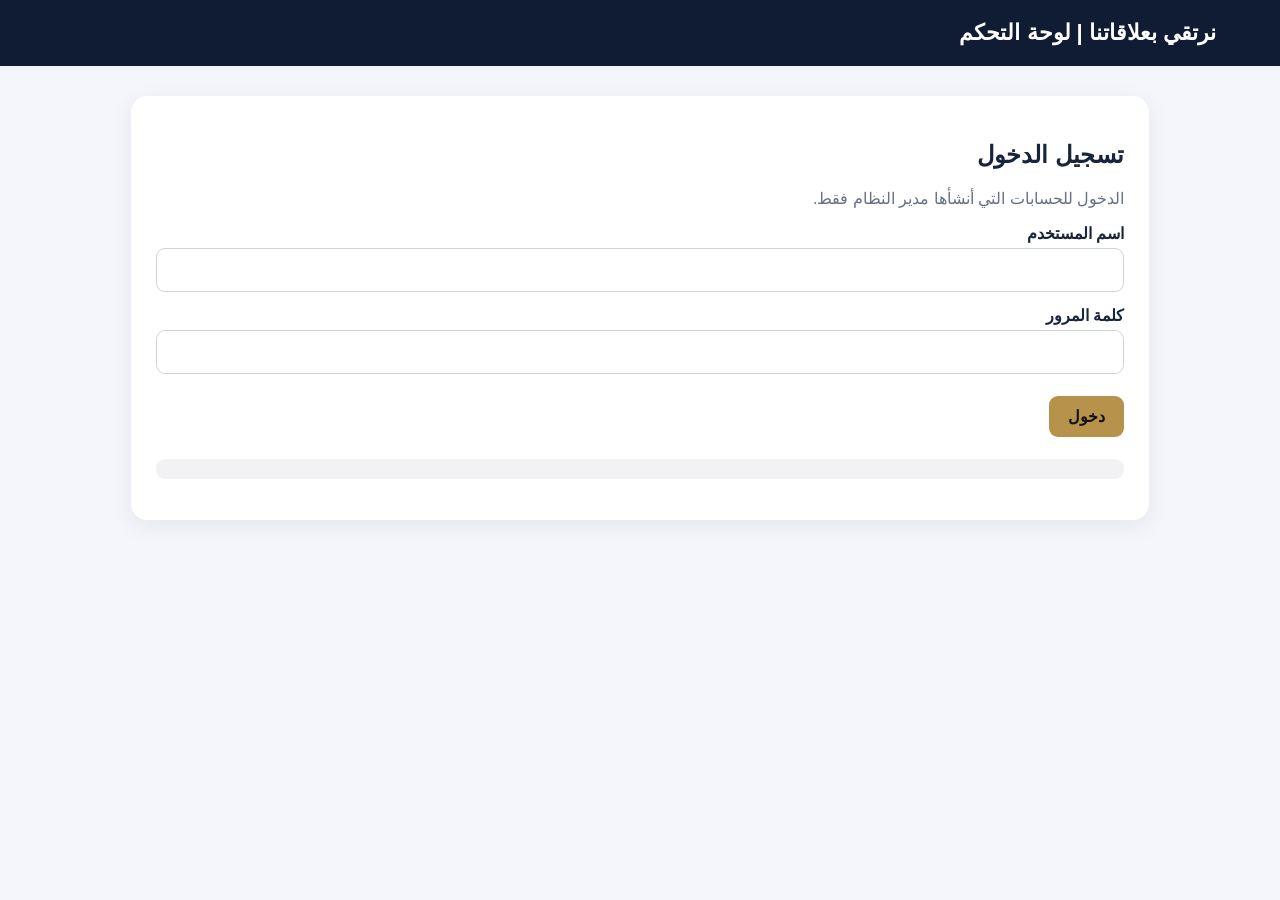
<file: Admin.html>
<!doctype html><html lang="ar" dir="rtl"><head><meta charset="utf-8"><meta name="viewport" content="width=device-width,initial-scale=1"><style>
:root{font-family:Tajawal,Arial,sans-serif;color:#17243b;background:#f4f6fb}*{box-sizing:border-box}body{margin:0}header{background:#101c33;color:#fff;padding:20px 5%;display:flex;justify-content:space-between;align-items:center}h1{font-size:22px;margin:0}main{max-width:1050px;margin:30px auto;padding:0 16px}.card{background:white;border-radius:16px;padding:25px;margin:18px 0;box-shadow:0 6px 24px #14223d12}label{display:block;margin:14px 0 5px;font-weight:700}input,textarea,select{width:100%;padding:12px;border:1px solid #cdd3dd;border-radius:9px;font:inherit}textarea{min-height:95px}button{background:#b7924a;color:#111;border:0;border-radius:9px;padding:11px 19px;font:inherit;font-weight:bold;cursor:pointer;margin:6px 0}button.secondary{background:#e8ebf2}button:disabled{opacity:.5}nav button{margin-left:8px}.hidden{display:none!important}.muted{color:#657085}.row{display:flex;gap:12px;flex-wrap:wrap}.row>*{flex:1}.item{border:1px solid #e1e5ee;border-radius:12px;padding:14px;margin:12px 0}.item p{white-space:pre-wrap;overflow-wrap:anywhere}.status{padding:10px;border-radius:9px;background:#f2f2f5;min-height:20px}.warn{background:#fff3e6}small{color:#5c6471}
</style></head><body><header><h1>نرتقي بعلاقاتنا | لوحة التحكم</h1><span id="identity"></span></header><main>
<section id="loginView" class="card"><h2>تسجيل الدخول</h2><p class="muted">الدخول للحسابات التي أنشأها مدير النظام فقط.</p><form id="loginForm"><label>اسم المستخدم</label><input id="username" autocomplete="username" required maxlength="40"><label>كلمة المرور</label><input id="password" type="password" autocomplete="current-password" required><p><button>دخول</button></p></form><p id="loginStatus" class="status" role="status"></p></section>
<section id="adminView" class="hidden"><nav><button class="secondary" onclick="show('contentView')">معلومات المعلمة</button><button class="secondary" onclick="show('messagesView')">إدارة البصمات</button><button class="secondary" id="teacherNav" onclick="show('teacherView')">حساب المعلمة</button><button class="secondary" onclick="signOut()">خروج</button></nav><p id="notice" class="status" role="status"></p>
<div id="contentView" class="card"><h2>تعديل معلومات المعلمة</h2><p class="muted">التعديلات تحفظ في Google Sheets وتظهر في الموقع دون تعديل الكود. اسم المعلمة يحدده مدير النظام فقط.</p><div id="fields"></div></div>
<div id="messagesView" class="card hidden"><h2>مراجعة البصمات</h2><p class="muted">البصمات الجديدة لا تظهر للزوار إلا بعد الموافقة.</p><div id="messageList"></div></div>
<div id="teacherView" class="card hidden"><h2>إنشاء حساب المعلمة</h2><p class="muted">حساب معلمة واحدة نشط لكل موقع. لا تشارك كلمة المرور مع الآخرين.</p><form id="teacherForm"><label>اسم المستخدم (حروف إنجليزية)</label><input id="teacherUsername" required pattern="[A-Za-z0-9_.-]{3,40}"><label>اسم الحساب</label><input id="teacherDisplay" required><label>كلمة مرور أولية (12 حرفًا على الأقل)</label><input id="teacherPassword" type="password" minlength="12" required><button>إنشاء حساب المعلمة</button></form>
<hr style="border:0;border-top:1px solid #e1e5ee;margin:24px 0">
<h3>إعادة تعيين كلمة مرور المعلمة</h3><p class="muted">لـ Super Admin فقط. لن يتم حذف حساب المعلمة أو محتواها. ستنتهي جلسات دخول المعلمة الحالية بعد التغيير.</p>
<form id="resetTeacherForm"><label>كلمة المرور الجديدة</label><input id="resetTeacherPassword" type="password" minlength="12" maxlength="200" autocomplete="new-password" required><label>تأكيد كلمة المرور الجديدة</label><input id="resetTeacherConfirm" type="password" minlength="12" maxlength="200" autocomplete="new-password" required><p><button type="submit">تغيير كلمة مرور المعلمة</button></p></form><p id="resetTeacherStatus" class="status" role="status" aria-live="polite"></p></div>
</section></main><script>
let token='',role='',snapshot=null;const $=id=>document.getElementById(id);const labels={teacher_name:'اسم المعلمة (مدير النظام فقط)',teacher_title:'المسمى التعليمي',teacher_bio:'النبذة التعريفية',teacher_message:'رسالة المعلمة',teacher_vision:'رؤية المعلمة',teacher_photo:'رابط الصورة الشخصية'};
function call(method,...args){return new Promise((resolve,reject)=>google.script.run.withSuccessHandler(resolve).withFailureHandler(e=>reject(new Error(e.message||String(e))))[method](...args));}
function status(message){$('notice').textContent=message;}function show(id){['contentView','messagesView','teacherView'].forEach(x=>$(x).classList.toggle('hidden',x!==id));}
$('loginForm').addEventListener('submit',async e=>{e.preventDefault();$('loginStatus').textContent='جارٍ التحقق...';try{const data=await call('login',$('username').value,$('password').value);token=data.token;role=data.role;$('password').value='';$('identity').textContent=data.displayName;$('loginView').classList.add('hidden');$('adminView').classList.remove('hidden');$('teacherNav').classList.toggle('hidden',role!=='super_admin');await refresh();}catch(err){$('loginStatus').textContent=err.message;}});
async function refresh(){try{snapshot=await call('dashboard',token);drawFields();drawMessages();status('تم تحميل البيانات.');}catch(e){status(e.message);}}
function drawFields(){const root=$('fields');root.replaceChildren();Object.entries(labels).forEach(([key,label])=>{if(key==='teacher_name'&&role!=='super_admin')return;const wrap=document.createElement('div'),lbl=document.createElement('label'),field=(key==='teacher_bio'||key==='teacher_message'||key==='teacher_vision')?document.createElement('textarea'):document.createElement('input'),btn=document.createElement('button');lbl.textContent=label;field.value=snapshot.content[key]||'';btn.textContent='حفظ '+label;btn.addEventListener('click',async()=>{btn.disabled=true;try{await call('updateContent',token,key,field.value);status('تم حفظ '+label);await refresh();}catch(e){status(e.message);}finally{btn.disabled=false;}});wrap.append(lbl,field,btn);root.append(wrap);});}
function drawMessages(){const root=$('messageList');root.replaceChildren();if(!snapshot.messages.length){root.textContent='لا توجد بصمات بعد.';return;}snapshot.messages.forEach(m=>{const box=document.createElement('div'),h=document.createElement('strong'),p=document.createElement('p'),info=document.createElement('small');box.className='item';h.textContent=m.name+' — '+m.relation;p.textContent=m.message;info.textContent='الحالة: '+({pending:'بانتظار المراجعة',approved:'معتمدة',rejected:'مرفوضة'}[m.status]||m.status);box.append(h,p,info,document.createElement('br'));[['approved','موافقة'],['rejected','رفض'],['pending','إعادة للمراجعة']].forEach(([value,title])=>{const b=document.createElement('button');b.textContent=title;b.className=value==='approved'?'':'secondary';b.disabled=m.status===value;b.onclick=async()=>{b.disabled=true;try{await call('moderateMessage',token,m.id,value);await refresh();status('تم تحديث حالة البصمة.');}catch(e){status(e.message);b.disabled=false;}};box.append(b,document.createTextNode(' '));});root.append(box);});}
$('teacherForm').addEventListener('submit',async e=>{e.preventDefault();try{await call('createTeacher',token,$('teacherUsername').value,$('teacherDisplay').value,$('teacherPassword').value);$('teacherPassword').value='';status('تم إنشاء حساب المعلمة بنجاح.');}catch(err){status(err.message);}});
$('resetTeacherForm').addEventListener('submit',async e=>{e.preventDefault();const password=$('resetTeacherPassword').value,confirmation=$('resetTeacherConfirm').value,out=$('resetTeacherStatus'),button=e.submitter;if(password!==confirmation){out.textContent='كلمتا المرور غير متطابقتين';return;}if(password.length<12){out.textContent='كلمة المرور يجب أن تتكون من 12 حرفًا على الأقل';return;}if(!confirm('هل تريد تغيير كلمة مرور المعلمة وإلغاء جلساتها الحالية؟'))return;button.disabled=true;out.textContent='جارٍ تحديث كلمة المرور...';try{const result=await call('resetTeacherPassword',token,password);$('resetTeacherPassword').value='';$('resetTeacherConfirm').value='';out.textContent='تم تغيير كلمة مرور حساب '+result.username+' بنجاح. يجب على المعلمة تسجيل الدخول بالكلمة الجديدة.';}catch(err){out.textContent='تعذر التغيير: '+err.message;}finally{button.disabled=false;}});
async function signOut(){try{await call('logout',token);}catch(e){}token='';snapshot=null;$('identity').textContent='';$('adminView').classList.add('hidden');$('loginView').classList.remove('hidden');$('loginStatus').textContent='تم تسجيل الخروج.';}
</script></body></html>
</file>
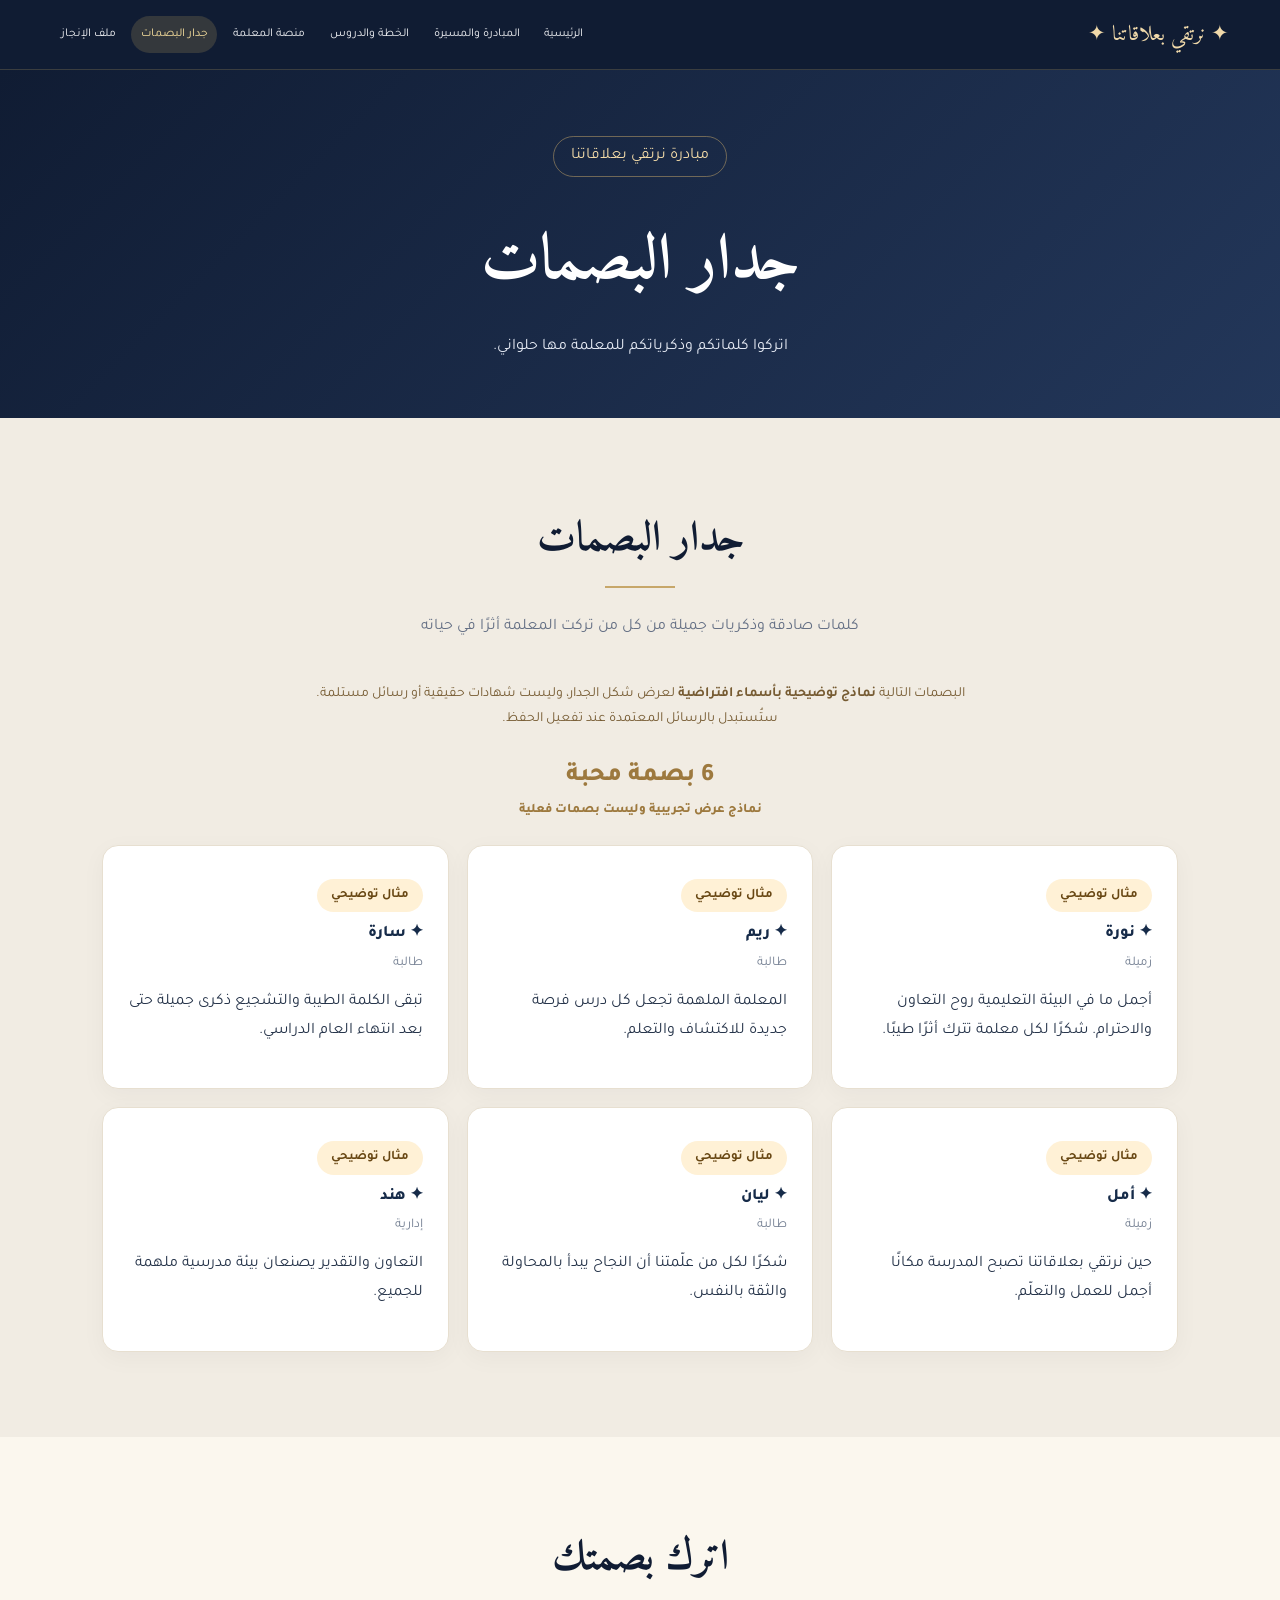
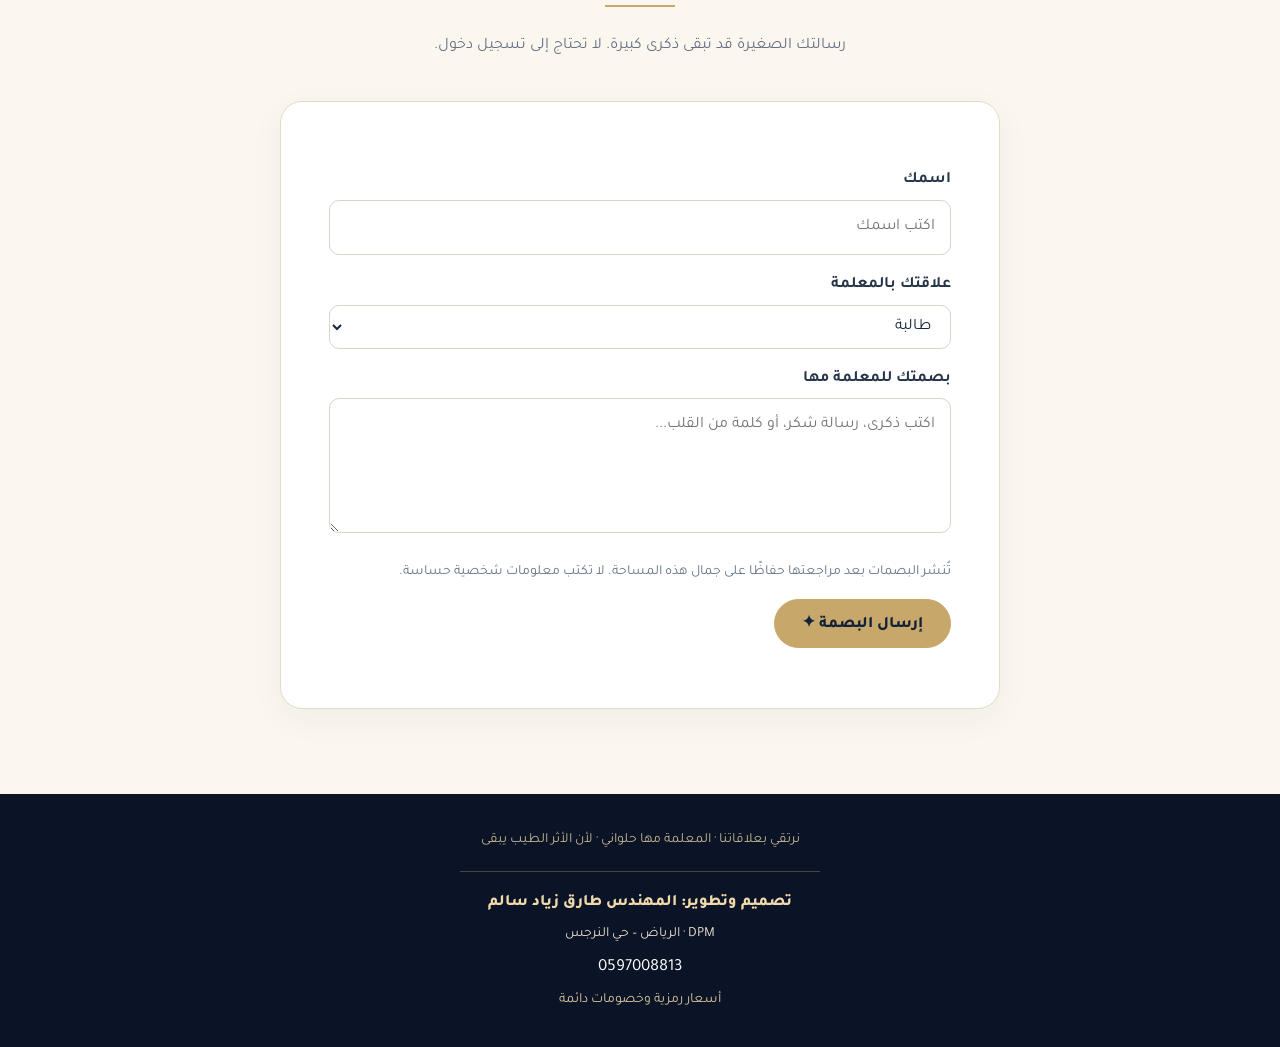
<file: guestbook.html>
<!DOCTYPE html>
<html dir="rtl" lang="ar"><head><meta charset="utf-8"/><meta content="width=device-width,initial-scale=1" name="viewport"/><meta content="#101c33" name="theme-color"/><title>جدار البصمات | نرتقي بعلاقاتنا</title><link href="https://fonts.googleapis.com" rel="preconnect"/><link crossorigin="" href="https://fonts.gstatic.com" rel="preconnect"/><link href="https://fonts.googleapis.com/css2?family=Amiri:wght@400;700&amp;family=Tajawal:wght@400;500;700;800&amp;display=swap" rel="stylesheet"/><style>:root{--navy:#101c33;--navy2:#1d3150;--gold:#c7a76a;--cream:#fbf7ee;--ink:#26344a}*{box-sizing:border-box}html{scroll-behavior:smooth}body{margin:0;background:var(--cream);color:var(--ink);font-family:Tajawal,Arial,sans-serif;line-height:1.8}a{text-decoration:none;color:inherit}.hero{background:radial-gradient(circle at 20% 20%,#334a68,transparent 40%),linear-gradient(135deg,#101c33,#1b2d49);color:white;min-height:640px;text-align:center;padding:24px 20px 90px;position:relative;overflow:hidden}.hero:before,.hero:after{content:'✦';position:absolute;color:#c7a76a44;font-size:240px;top:80px;right:-45px}.hero:after{right:auto;left:-35px;top:220px;font-size:150px}nav{max-width:1120px;margin:auto;display:flex;align-items:center;justify-content:space-between;gap:15px;position:relative;z-index:1}nav .brand{font-family:Amiri;font-size:26px;color:#f0d9aa}nav .links{display:flex;gap:22px;flex-wrap:wrap;font-size:15px}.hero-inner{position:relative;z-index:1;margin:100px auto 0;max-width:900px}.eyebrow{color:#e1c58d;letter-spacing:2px}.hero h1{font-family:Amiri;font-size:clamp(48px,8vw,90px);margin:12px 0 0;line-height:1.3}.hero h2{font-size:clamp(22px,3vw,32px);font-weight:500;color:#e6d0a2;margin:0 0 24px}.hero p{font-size:19px;max-width:650px;margin:0 auto 30px;color:#e4e7ed}.button{display:inline-block;border:1px solid var(--gold);background:var(--gold);color:#13223a;padding:12px 27px;border-radius:40px;font-weight:800;cursor:pointer;font-family:inherit;font-size:16px;transition:.2s}.button:hover{transform:translateY(-2px);filter:brightness(1.07)}.button.secondary{background:transparent;color:#f1d7a3;margin:5px}.wrap{max-width:1120px;margin:auto;padding:85px 22px}.section-title{text-align:center;font-family:Amiri;font-size:42px;color:var(--navy);margin:0 0 8px}.section-sub{text-align:center;color:#657085;margin:0 auto 40px;max-width:620px}.gold-line{width:70px;height:2px;background:var(--gold);margin:0 auto 25px}.message{background:white;border:1px solid #e9dfcd;border-radius:22px;padding:clamp(26px,5vw,65px);box-shadow:0 14px 50px #13213b0d;text-align:center;position:relative}.message:before{content:'❝';font-family:Amiri;color:var(--gold);font-size:75px;line-height:1}.message p{font-family:Amiri;font-size:clamp(21px,2.7vw,29px);line-height:2.05;margin:0 auto;max-width:870px}.signature{font-weight:800;color:#9b793d;margin-top:28px;font-size:20px}.timeline{display:grid;grid-template-columns:repeat(4,1fr);gap:16px}.school{background:white;border-radius:16px;padding:30px 18px;text-align:center;border:1px solid #e8dfcf;box-shadow:0 8px 25px #12233d08}.school .icon{font-size:28px;color:#b38d4e}.school h3{font-size:19px;margin:12px 0}.badge{display:inline-block;background:#edf5ed;color:#2c7444;border-radius:20px;padding:2px 12px;font-size:13px}.wall{background:#f1ece3}.stats{text-align:center;color:#9d793e;font-size:25px;font-weight:800;margin-bottom:22px}.grid{display:grid;grid-template-columns:repeat(3,1fr);gap:18px}.card{background:white;border-radius:16px;padding:25px;border:1px solid #e7dfd0;box-shadow:0 6px 25px #101c330a;overflow-wrap:anywhere}.card p{white-space:pre-wrap;margin:10px 0 18px}.card small{color:#758093}.card .name{font-weight:800;color:#162b49}.empty{text-align:center;grid-column:1/-1;color:#69768a;padding:32px}.formbox{max-width:720px;margin:0 auto;background:white;padding:clamp(24px,5vw,48px);border:1px solid #e5dac7;border-radius:22px;box-shadow:0 10px 35px #14213d0c}label{display:block;font-weight:700;margin:16px 0 5px}input,select,textarea{font:inherit;width:100%;padding:12px 15px;border:1px solid #d9d4cc;border-radius:10px;background:#fff;color:#17263d}textarea{resize:vertical;min-height:135px}input:focus,textarea:focus,select:focus{outline:2px solid #d6b980;border-color:transparent}.note{font-size:14px;color:#66758a}.status{margin-top:12px;font-weight:700}.social{text-align:center;background:var(--navy);color:white;padding:65px 20px}.social h2{font-family:Amiri;font-size:35px}.social p{color:#c6cfdb}footer{text-align:center;padding:22px;background:#0a1426;color:#c5b48f;font-size:14px}@media(max-width:800px){.timeline{grid-template-columns:repeat(2,1fr)}.grid{grid-template-columns:repeat(2,1fr)}nav{flex-direction:column}.hero-inner{margin-top:80px}}@media(max-width:560px){.timeline,.grid{grid-template-columns:1fr}.hero{min-height:600px}.wrap{padding:65px 18px}.section-title{font-size:35px}nav .links{justify-content:center;gap:14px}}
.feature-band{background:#12243e;color:#fff;padding:65px 22px}.feature-inner{max-width:1120px;margin:auto}.feature-band .section-title{color:#f5e3bd}.feature-band .section-sub{color:#d7dfec}.feature-grid{display:grid;grid-template-columns:repeat(3,1fr);gap:18px}.feature-tile{border:1px solid #bca16a77;background:#ffffff0c;border-radius:18px;padding:25px}.feature-tile strong{display:block;color:#f1d69c;font-size:21px}.feature-tile p{color:#e3e8f0}.curriculum-grid{display:grid;grid-template-columns:repeat(2,1fr);gap:20px}.curriculum-card{border:1px solid #e2d7c2;background:#fff;border-radius:18px;padding:24px}.curriculum-card h3{margin:0;color:#192d4b}.curriculum-card ul{padding-right:23px}.term-note{background:#fff7e6;border-right:4px solid var(--gold);padding:15px;border-radius:8px;margin:20px 0}.lesson-list{display:grid;grid-template-columns:repeat(2,1fr);gap:15px}.lesson-item{background:#fff;border:1px solid #e5d9c5;border-radius:14px;padding:20px}.lesson-item h3{margin:0 0 8px;color:#142a49}.teacher-portal{background:#f1ece3}.portal-box{background:white;border:1px solid #e1d4bf;border-radius:22px;padding:28px;max-width:850px;margin:auto}.portal-box .controls{display:grid;grid-template-columns:1fr 1fr;gap:14px}.chat-stream{min-height:120px;max-height:380px;overflow-y:auto;border:1px solid #e6e0d5;border-radius:14px;background:#faf8f3;padding:18px;margin:18px 0}.bubble{padding:13px 16px;margin:10px 0;border-radius:14px;white-space:pre-wrap}.bubble.bot{background:#e9edf3}.bubble.user{background:#f5e6c6;margin-right:15%}.portal-actions{display:flex;gap:12px;flex-wrap:wrap}.mini-label{font-size:13px;color:#706043}.feature-tag{display:inline-block;color:#f3dba8;border:1px solid #c7a76a80;border-radius:30px;padding:5px 17px;margin-bottom:16px}@media(max-width:700px){.feature-grid,.curriculum-grid,.lesson-list,.portal-box .controls{grid-template-columns:1fr}.portal-box{padding:18px}}</style><style>
.portfolio-section{background:linear-gradient(135deg,#10243f,#1c3554);color:#fff;padding:75px 20px;text-align:center}.portfolio-inner{max-width:850px;margin:auto}.portfolio-section h2{color:#f0d7a2;font-size:clamp(27px,4vw,42px)}.portfolio-section p{color:#e6e8ee;line-height:2}.portfolio-qr{display:inline-flex;background:#fff;padding:18px;border:3px solid #c6a66b;border-radius:22px;margin:24px auto 15px;box-shadow:0 12px 35px #0003}.portfolio-qr img{width:min(250px,65vw);height:auto;display:block}.portfolio-actions{margin-top:12px}.portfolio-actions a{display:inline-block;background:#c9ab72;color:#10243f;padding:13px 30px;border-radius:30px;font-weight:700;text-decoration:none}.demo-badge{display:inline-block;background:#fff1d6;color:#684713;border-radius:24px;padding:5px 14px;font-size:13px;font-weight:700;margin:8px 0}.demo-notice{text-align:center;font-size:14px;color:#765b32;margin:12px auto 22px;max-width:680px}
</style><style>
:root{scroll-behavior:smooth}body{overflow-x:hidden}nav{display:flex;align-items:center;justify-content:space-between;gap:20px;flex-wrap:wrap}nav .links{display:flex;flex-wrap:wrap;gap:8px;align-items:center}nav .links a{white-space:nowrap;padding:9px 12px;border-radius:100px;transition:.2s}nav .links a.active,nav .links a:hover{background:rgba(204,174,103,.19);color:#f7df9d}.sub-hero{background:linear-gradient(135deg,#101c33,#23375a);color:#fff;padding:66px 22px 55px;text-align:center}.sub-hero h1{font-family:Amiri,serif;font-size:clamp(2.3rem,5vw,4rem);margin:12px 0}.sub-hero p{max-width:680px;margin:0 auto;color:#e4e9f3;line-height:1.9}.page-links{max-width:1100px;margin:55px auto;padding:0 20px;display:grid;grid-template-columns:repeat(3,minmax(0,1fr));gap:18px}.page-tile{display:block;text-decoration:none;border:1px solid #e3d9c5;border-radius:22px;padding:27px;background:#fff;color:#17233a;box-shadow:0 8px 25px rgba(0,0,0,.04);transition:transform .2s,box-shadow .2s}.page-tile:hover{transform:translateY(-4px);box-shadow:0 15px 35px rgba(0,0,0,.09)}.page-tile strong{display:block;font-size:1.3rem;margin:12px 0}.page-tile span{line-height:1.9;color:#526078}.page-tile i{font-style:normal;color:#a37c35;font-size:1.6rem}.site-nav{background:#101c33;color:#fff;padding:16px max(20px,calc((100vw - 1200px)/2))}.site-nav .brand{font-family:Amiri,serif;font-size:1.4rem}.site-nav a{color:#f1f2f5;text-decoration:none}.content-space{min-height:45vh}.home-hero{min-height:560px}.home-hero .hero-inner{padding-bottom:95px}@media(max-width:760px){.page-links{grid-template-columns:1fr}.site-nav{padding:15px}.site-nav .links{gap:2px}.site-nav .links a{font-size:.85rem;padding:7px 9px}.sub-hero{padding:45px 18px}}
</style><style id="header-layout-fix">
/* Full-width, balanced navigation across all pages */
html,body{width:100%;max-width:100%;margin:0;overflow-x:clip}
.site-nav{width:100%;max-width:none;margin:0;padding:16px clamp(18px,4vw,68px);display:flex;flex-direction:row;align-items:center;justify-content:space-between;flex-wrap:nowrap;gap:22px;background:#101c33;border-bottom:1px solid rgba(199,167,106,.23);box-sizing:border-box;position:relative;z-index:20}
.site-nav .brand{flex:0 0 auto;white-space:nowrap;font-size:clamp(20px,1.65vw,26px);line-height:1.5}
.site-nav .links{display:flex;flex:0 1 auto;flex-wrap:nowrap;align-items:center;justify-content:flex-end;gap:clamp(2px,.45vw,9px);min-width:0}
.site-nav .links a{white-space:nowrap;font-size:clamp(12px,.93vw,15px);padding:9px clamp(6px,.75vw,13px);line-height:1.6}
.hero.home-hero{padding-top:24px;min-height:590px}
.home-hero .hero-inner{margin-top:74px;padding-bottom:75px}
@media(max-width:1050px){.site-nav{flex-direction:column;gap:8px;padding:14px 18px}.site-nav .links{justify-content:center;flex-wrap:wrap;gap:3px 7px}.site-nav .links a{font-size:14px;padding:7px 10px}.home-hero .hero-inner{margin-top:58px}}
@media(max-width:600px){.site-nav{padding:12px 12px 10px;gap:8px}.site-nav .brand{font-size:22px}.site-nav .links{width:100%;display:flex;flex-wrap:nowrap;justify-content:flex-start;overflow-x:auto;overscroll-behavior-x:contain;scrollbar-width:thin;padding-bottom:5px}.site-nav .links a{flex:0 0 auto;font-size:13px;padding:7px 10px}.hero.home-hero{min-height:550px}.home-hero .hero-inner{margin-top:55px;padding-bottom:60px}}
</style></head><body><nav class="site-nav"><div class="brand">✦ نرتقي بعلاقاتنا ✦</div><div class="links"><a class="" href="index.html">الرئيسية</a><a class="" href="initiative.html">المبادرة والمسيرة</a><a class="" href="learning.html">الخطة والدروس</a><a class="" href="portal.html">منصة المعلمة</a><a class="active" href="guestbook.html">جدار البصمات</a><a class="" href="portfolio.html">ملف الإنجاز</a></div></nav><div class="sub-hero"><div class="feature-tag">مبادرة نرتقي بعلاقاتنا</div><h1>جدار البصمات</h1><p>اتركوا كلماتكم وذكرياتكم للمعلمة مها حلواني.</p></div><main class="content-space"><section class="wall" id="wall"><div class="wrap"><h2 class="section-title">جدار البصمات</h2><div class="gold-line"></div><p class="section-sub">كلمات صادقة وذكريات جميلة من كل من تركت المعلمة أثرًا في حياته</p><p class="demo-notice">البصمات التالية <strong>نماذج توضيحية بأسماء افتراضية</strong> لعرض شكل الجدار، وليست شهادات حقيقية أو رسائل مستلمة. ستُستبدل بالرسائل المعتمدة عند تفعيل الحفظ.</p><div class="stats"><span id="count">0</span> بصمة محبة<span style="font-size:13px;display:block">نماذج عرض تجريبية وليست بصمات فعلية</span></div><div class="grid" id="comments"><div class="empty">كن أول من يترك بصمة جميلة ✨</div></div></div></section><section class="wrap" id="leave"><h2 class="section-title">اترك بصمتك</h2><div class="gold-line"></div><p class="section-sub">رسالتك الصغيرة قد تبقى ذكرى كبيرة. لا تحتاج إلى تسجيل دخول.</p><form class="formbox" id="form"><label for="name">اسمك</label><input id="name" maxlength="70" placeholder="اكتب اسمك" required=""/><label for="relation">علاقتك بالمعلمة</label><select id="relation"><option>طالبة</option><option>زميلة</option><option>إدارية</option><option>ولية أمر</option><option>أخرى</option></select><label for="body">بصمتك للمعلمة مها</label><textarea id="body" maxlength="1200" placeholder="اكتب ذكرى، رسالة شكر، أو كلمة من القلب..." required=""></textarea><p class="note">تُنشر البصمات بعد مراجعتها حفاظًا على جمال هذه المساحة. لا تكتب معلومات شخصية حساسة.</p><button class="button" id="submit" type="submit">إرسال البصمة ✦</button><div aria-live="polite" class="status" id="status" role="status"></div></form></section></main><footer style="padding:32px 18px;line-height:2.1"><div>نرتقي بعلاقاتنا · المعلمة مها حلواني · لأن الأثر الطيب يبقى</div><div style="height:1px;max-width:360px;background:#c7a76a55;margin:15px auto"></div><div style="color:#f0d9aa;font-weight:800;font-size:16px">تصميم وتطوير: المهندس طارق زياد سالم</div><div style="color:#e8dfce;font-size:14px">DPM · الرياض – حي النرجس</div><a aria-label="الاتصال بالمهندس طارق زياد سالم على 0597008813" href="tel:0597008813" style="display:inline-block;color:#fff;font-size:17px;direction:ltr">0597008813</a><div style="color:#d8c69e">أسعار رمزية وخصومات دائمة</div></footer><script>const DEMO_COMMENTS=[{"name": "نورة", "relation": "زميلة", "message": "أجمل ما في البيئة التعليمية روح التعاون والاحترام. شكرًا لكل معلمة تترك أثرًا طيبًا."}, {"name": "ريم", "relation": "طالبة", "message": "المعلمة الملهمة تجعل كل درس فرصة جديدة للاكتشاف والتعلم."}, {"name": "سارة", "relation": "طالبة", "message": "تبقى الكلمة الطيبة والتشجيع ذكرى جميلة حتى بعد انتهاء العام الدراسي."}, {"name": "أمل", "relation": "زميلة", "message": "حين نرتقي بعلاقاتنا تصبح المدرسة مكانًا أجمل للعمل والتعلّم."}, {"name": "ليان", "relation": "طالبة", "message": "شكرًا لكل من علّمتنا أن النجاح يبدأ بالمحاولة والثقة بالنفس."}, {"name": "هند", "relation": "إدارية", "message": "التعاون والتقدير يصنعان بيئة مدرسية ملهمة للجميع."}];const SUPABASE_URL='';const SUPABASE_ANON_KEY='';const $=s=>document.querySelector(s);function escapeHtml(s){return String(s).replace(/[&<>"']/g,c=>({'&':'&amp;','<':'&lt;','>':'&gt;','"':'&quot;',"'":'&#39;'}[c]))}async function load(){if(!SUPABASE_URL||!SUPABASE_ANON_KEY){$('#count').textContent=DEMO_COMMENTS.length;$('#comments').innerHTML=DEMO_COMMENTS.map(x=>`<article class="card"><span class="demo-badge">مثال توضيحي</span><div class="name">✦ ${escapeHtml(x.name)}</div><small>${escapeHtml(x.relation)}</small><p>${escapeHtml(x.message)}</p></article>`).join('');return}try{const r=await fetch(`${SUPABASE_URL}/rest/v1/guestbook?select=name,relation,message,created_at&approved=eq.true&order=created_at.desc&limit=200`,{headers:{apikey:SUPABASE_ANON_KEY,Authorization:`Bearer ${SUPABASE_ANON_KEY}`}});if(!r.ok)throw Error('تعذر تحميل البصمات');const rows=await r.json();$('#count').textContent=rows.length;$('#comments').innerHTML=rows.length?rows.map(x=>`<article class="card"><div class="name">✦ ${escapeHtml(x.name)}</div><small>${escapeHtml(x.relation)} · ${new Date(x.created_at).toLocaleDateString('ar-SA')}</small><p>${escapeHtml(x.message)}</p></article>`).join(''):'<div class="empty">كن أول من يترك بصمة جميلة ✨</div>'}catch(e){$('#comments').innerHTML='<div class="empty">تعذر تحميل البصمات حاليًا.</div>'}}$('#form').addEventListener('submit',async e=>{e.preventDefault();const status=$('#status');if(!SUPABASE_URL||!SUPABASE_ANON_KEY){status.textContent='يلزم إعداد قاعدة البيانات قبل استقبال البصمات.';return}const name=$('#name').value.trim(),message=$('#body').value.trim(),relation=$('#relation').value;if(!name||!message)return;$('#submit').disabled=true;status.textContent='جارٍ إرسال بصمتك…';try{const r=await fetch(`${SUPABASE_URL}/rest/v1/guestbook`,{method:'POST',headers:{apikey:SUPABASE_ANON_KEY,Authorization:`Bearer ${SUPABASE_ANON_KEY}`,'Content-Type':'application/json',Prefer:'return=minimal'},body:JSON.stringify({name,relation,message})});if(!r.ok)throw Error('فشل الإرسال');$('#form').reset();status.textContent='شكرًا لك! وصلت بصمتك وستظهر بعد مراجعتها.'}catch(e){status.textContent='تعذر الإرسال الآن. حاول مرة أخرى.'}finally{$('#submit').disabled=false}});load();</script></body></html>
</file>
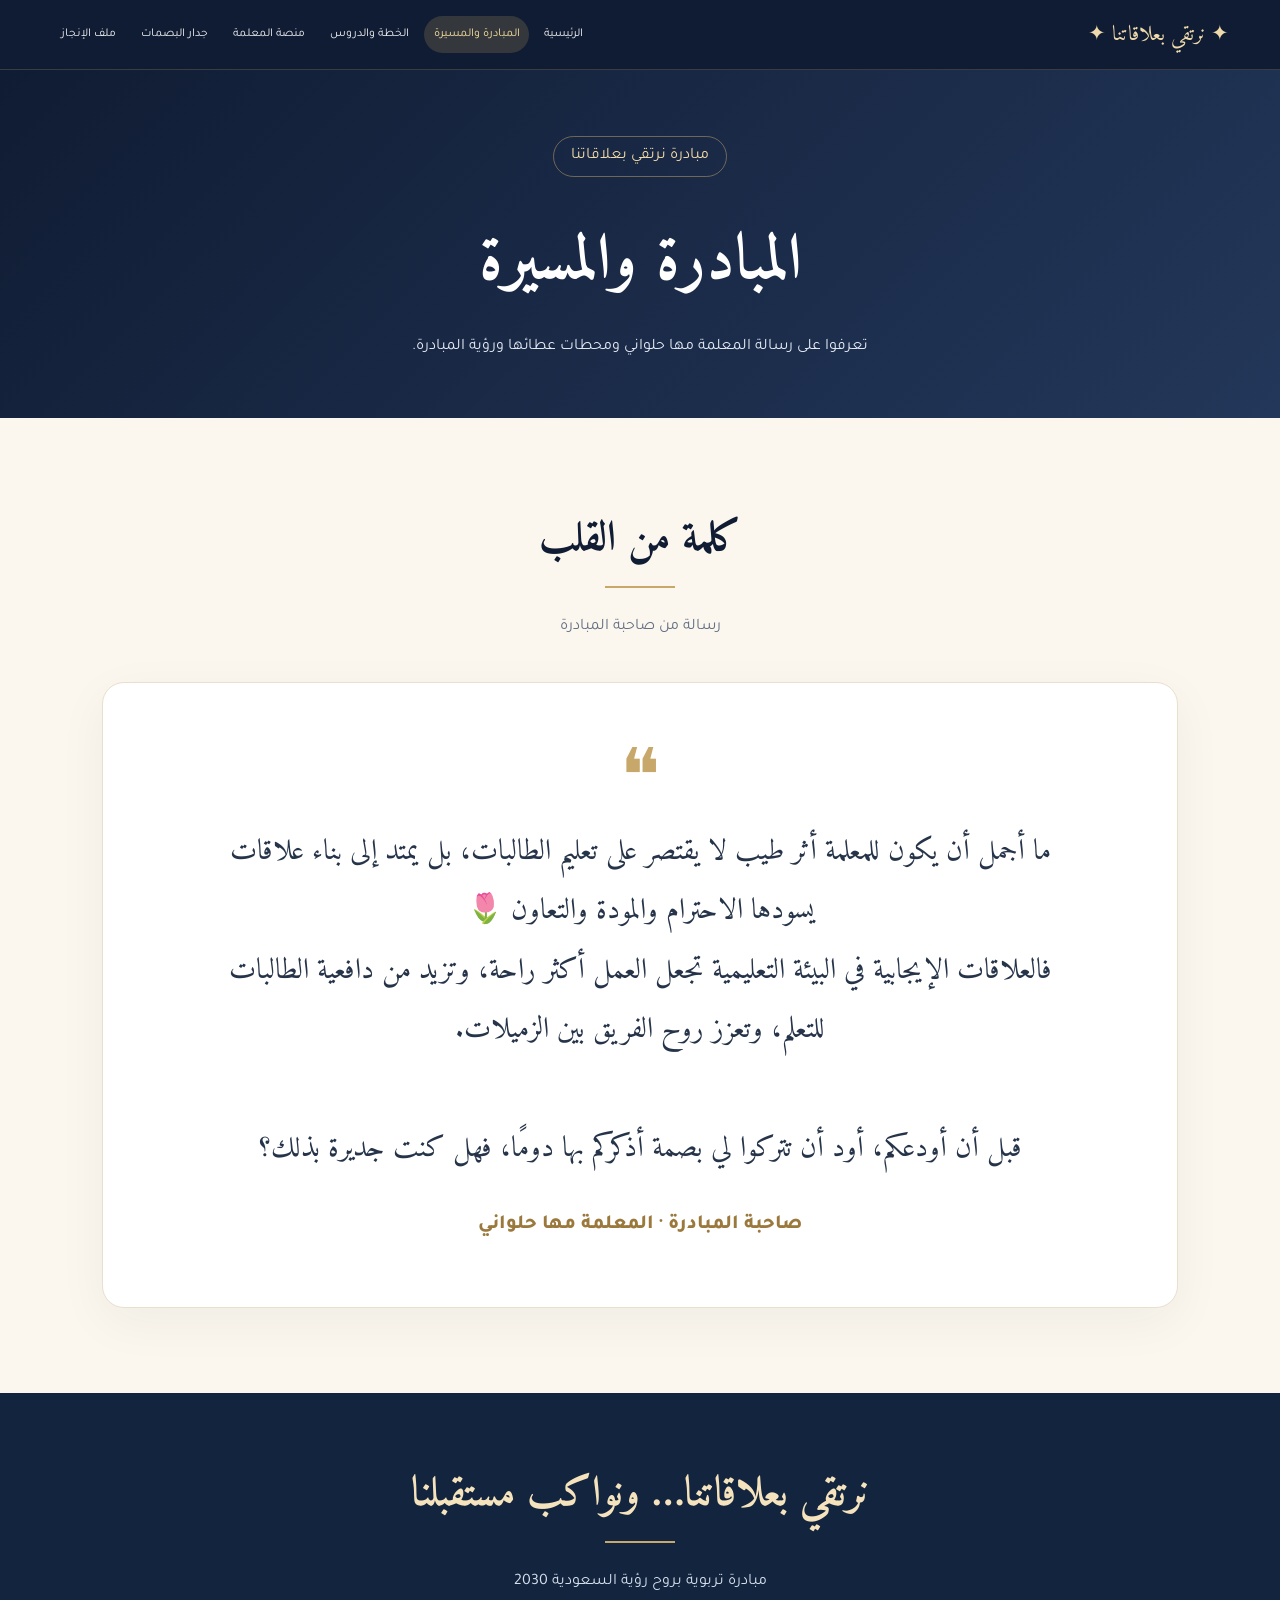
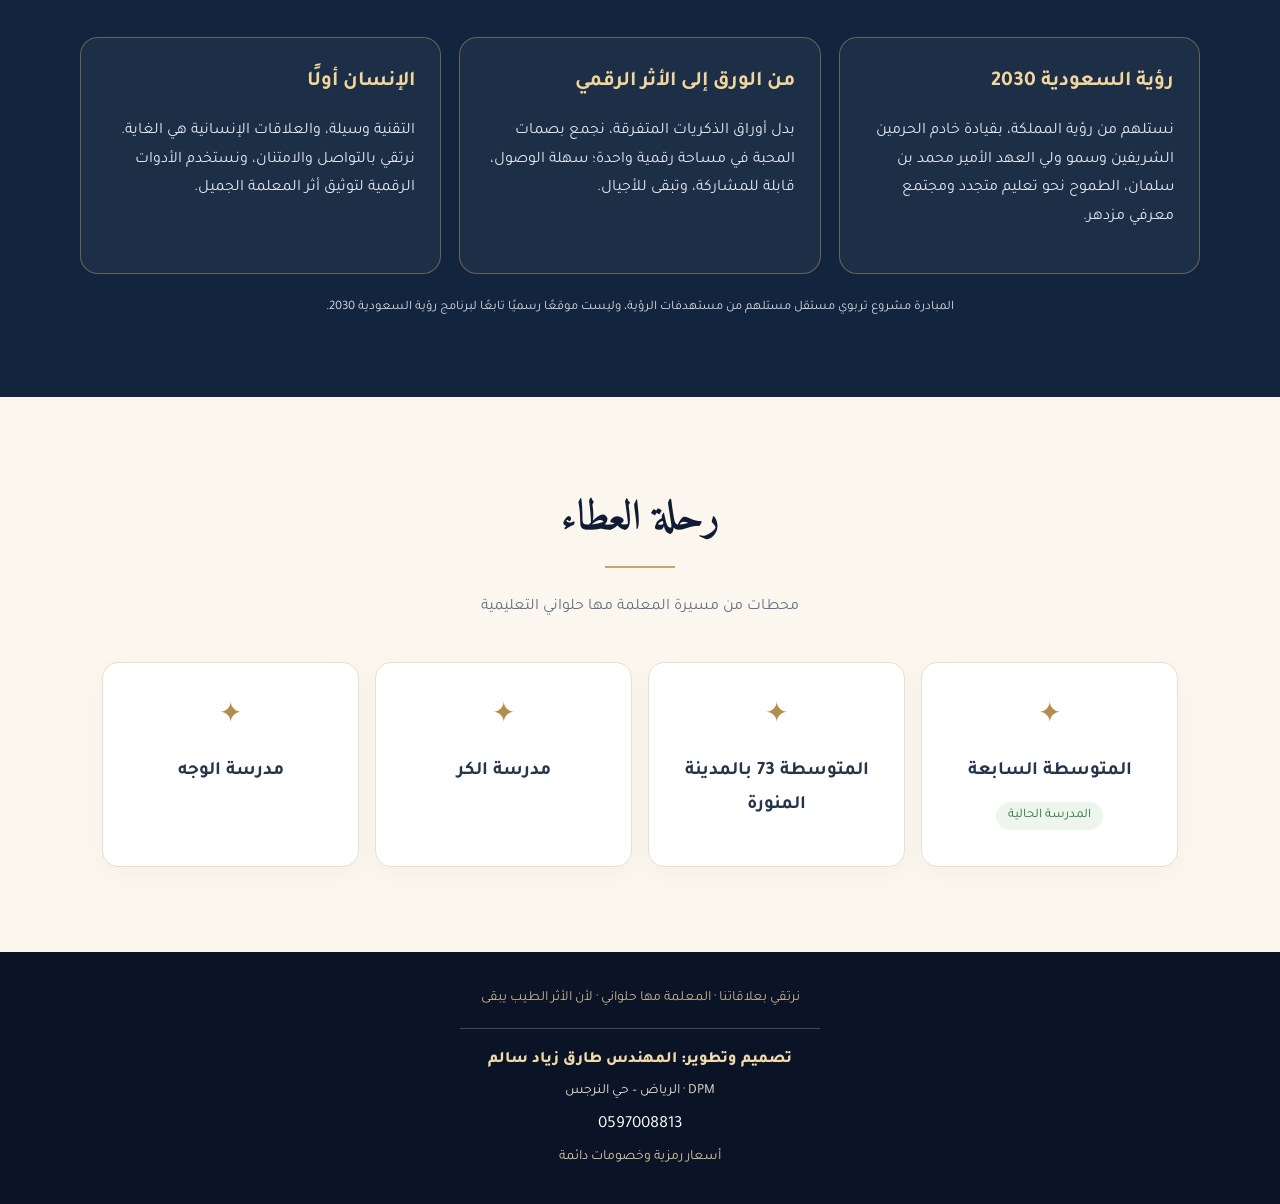
<file: initiative.html>
<!DOCTYPE html>
<html dir="rtl" lang="ar"><head><meta charset="utf-8"/><meta content="width=device-width,initial-scale=1" name="viewport"/><meta content="#101c33" name="theme-color"/><title>المبادرة والمسيرة | نرتقي بعلاقاتنا</title><link href="https://fonts.googleapis.com" rel="preconnect"/><link crossorigin="" href="https://fonts.gstatic.com" rel="preconnect"/><link href="https://fonts.googleapis.com/css2?family=Amiri:wght@400;700&amp;family=Tajawal:wght@400;500;700;800&amp;display=swap" rel="stylesheet"/><style>:root{--navy:#101c33;--navy2:#1d3150;--gold:#c7a76a;--cream:#fbf7ee;--ink:#26344a}*{box-sizing:border-box}html{scroll-behavior:smooth}body{margin:0;background:var(--cream);color:var(--ink);font-family:Tajawal,Arial,sans-serif;line-height:1.8}a{text-decoration:none;color:inherit}.hero{background:radial-gradient(circle at 20% 20%,#334a68,transparent 40%),linear-gradient(135deg,#101c33,#1b2d49);color:white;min-height:640px;text-align:center;padding:24px 20px 90px;position:relative;overflow:hidden}.hero:before,.hero:after{content:'✦';position:absolute;color:#c7a76a44;font-size:240px;top:80px;right:-45px}.hero:after{right:auto;left:-35px;top:220px;font-size:150px}nav{max-width:1120px;margin:auto;display:flex;align-items:center;justify-content:space-between;gap:15px;position:relative;z-index:1}nav .brand{font-family:Amiri;font-size:26px;color:#f0d9aa}nav .links{display:flex;gap:22px;flex-wrap:wrap;font-size:15px}.hero-inner{position:relative;z-index:1;margin:100px auto 0;max-width:900px}.eyebrow{color:#e1c58d;letter-spacing:2px}.hero h1{font-family:Amiri;font-size:clamp(48px,8vw,90px);margin:12px 0 0;line-height:1.3}.hero h2{font-size:clamp(22px,3vw,32px);font-weight:500;color:#e6d0a2;margin:0 0 24px}.hero p{font-size:19px;max-width:650px;margin:0 auto 30px;color:#e4e7ed}.button{display:inline-block;border:1px solid var(--gold);background:var(--gold);color:#13223a;padding:12px 27px;border-radius:40px;font-weight:800;cursor:pointer;font-family:inherit;font-size:16px;transition:.2s}.button:hover{transform:translateY(-2px);filter:brightness(1.07)}.button.secondary{background:transparent;color:#f1d7a3;margin:5px}.wrap{max-width:1120px;margin:auto;padding:85px 22px}.section-title{text-align:center;font-family:Amiri;font-size:42px;color:var(--navy);margin:0 0 8px}.section-sub{text-align:center;color:#657085;margin:0 auto 40px;max-width:620px}.gold-line{width:70px;height:2px;background:var(--gold);margin:0 auto 25px}.message{background:white;border:1px solid #e9dfcd;border-radius:22px;padding:clamp(26px,5vw,65px);box-shadow:0 14px 50px #13213b0d;text-align:center;position:relative}.message:before{content:'❝';font-family:Amiri;color:var(--gold);font-size:75px;line-height:1}.message p{font-family:Amiri;font-size:clamp(21px,2.7vw,29px);line-height:2.05;margin:0 auto;max-width:870px}.signature{font-weight:800;color:#9b793d;margin-top:28px;font-size:20px}.timeline{display:grid;grid-template-columns:repeat(4,1fr);gap:16px}.school{background:white;border-radius:16px;padding:30px 18px;text-align:center;border:1px solid #e8dfcf;box-shadow:0 8px 25px #12233d08}.school .icon{font-size:28px;color:#b38d4e}.school h3{font-size:19px;margin:12px 0}.badge{display:inline-block;background:#edf5ed;color:#2c7444;border-radius:20px;padding:2px 12px;font-size:13px}.wall{background:#f1ece3}.stats{text-align:center;color:#9d793e;font-size:25px;font-weight:800;margin-bottom:22px}.grid{display:grid;grid-template-columns:repeat(3,1fr);gap:18px}.card{background:white;border-radius:16px;padding:25px;border:1px solid #e7dfd0;box-shadow:0 6px 25px #101c330a;overflow-wrap:anywhere}.card p{white-space:pre-wrap;margin:10px 0 18px}.card small{color:#758093}.card .name{font-weight:800;color:#162b49}.empty{text-align:center;grid-column:1/-1;color:#69768a;padding:32px}.formbox{max-width:720px;margin:0 auto;background:white;padding:clamp(24px,5vw,48px);border:1px solid #e5dac7;border-radius:22px;box-shadow:0 10px 35px #14213d0c}label{display:block;font-weight:700;margin:16px 0 5px}input,select,textarea{font:inherit;width:100%;padding:12px 15px;border:1px solid #d9d4cc;border-radius:10px;background:#fff;color:#17263d}textarea{resize:vertical;min-height:135px}input:focus,textarea:focus,select:focus{outline:2px solid #d6b980;border-color:transparent}.note{font-size:14px;color:#66758a}.status{margin-top:12px;font-weight:700}.social{text-align:center;background:var(--navy);color:white;padding:65px 20px}.social h2{font-family:Amiri;font-size:35px}.social p{color:#c6cfdb}footer{text-align:center;padding:22px;background:#0a1426;color:#c5b48f;font-size:14px}@media(max-width:800px){.timeline{grid-template-columns:repeat(2,1fr)}.grid{grid-template-columns:repeat(2,1fr)}nav{flex-direction:column}.hero-inner{margin-top:80px}}@media(max-width:560px){.timeline,.grid{grid-template-columns:1fr}.hero{min-height:600px}.wrap{padding:65px 18px}.section-title{font-size:35px}nav .links{justify-content:center;gap:14px}}
.feature-band{background:#12243e;color:#fff;padding:65px 22px}.feature-inner{max-width:1120px;margin:auto}.feature-band .section-title{color:#f5e3bd}.feature-band .section-sub{color:#d7dfec}.feature-grid{display:grid;grid-template-columns:repeat(3,1fr);gap:18px}.feature-tile{border:1px solid #bca16a77;background:#ffffff0c;border-radius:18px;padding:25px}.feature-tile strong{display:block;color:#f1d69c;font-size:21px}.feature-tile p{color:#e3e8f0}.curriculum-grid{display:grid;grid-template-columns:repeat(2,1fr);gap:20px}.curriculum-card{border:1px solid #e2d7c2;background:#fff;border-radius:18px;padding:24px}.curriculum-card h3{margin:0;color:#192d4b}.curriculum-card ul{padding-right:23px}.term-note{background:#fff7e6;border-right:4px solid var(--gold);padding:15px;border-radius:8px;margin:20px 0}.lesson-list{display:grid;grid-template-columns:repeat(2,1fr);gap:15px}.lesson-item{background:#fff;border:1px solid #e5d9c5;border-radius:14px;padding:20px}.lesson-item h3{margin:0 0 8px;color:#142a49}.teacher-portal{background:#f1ece3}.portal-box{background:white;border:1px solid #e1d4bf;border-radius:22px;padding:28px;max-width:850px;margin:auto}.portal-box .controls{display:grid;grid-template-columns:1fr 1fr;gap:14px}.chat-stream{min-height:120px;max-height:380px;overflow-y:auto;border:1px solid #e6e0d5;border-radius:14px;background:#faf8f3;padding:18px;margin:18px 0}.bubble{padding:13px 16px;margin:10px 0;border-radius:14px;white-space:pre-wrap}.bubble.bot{background:#e9edf3}.bubble.user{background:#f5e6c6;margin-right:15%}.portal-actions{display:flex;gap:12px;flex-wrap:wrap}.mini-label{font-size:13px;color:#706043}.feature-tag{display:inline-block;color:#f3dba8;border:1px solid #c7a76a80;border-radius:30px;padding:5px 17px;margin-bottom:16px}@media(max-width:700px){.feature-grid,.curriculum-grid,.lesson-list,.portal-box .controls{grid-template-columns:1fr}.portal-box{padding:18px}}</style><style>
.portfolio-section{background:linear-gradient(135deg,#10243f,#1c3554);color:#fff;padding:75px 20px;text-align:center}.portfolio-inner{max-width:850px;margin:auto}.portfolio-section h2{color:#f0d7a2;font-size:clamp(27px,4vw,42px)}.portfolio-section p{color:#e6e8ee;line-height:2}.portfolio-qr{display:inline-flex;background:#fff;padding:18px;border:3px solid #c6a66b;border-radius:22px;margin:24px auto 15px;box-shadow:0 12px 35px #0003}.portfolio-qr img{width:min(250px,65vw);height:auto;display:block}.portfolio-actions{margin-top:12px}.portfolio-actions a{display:inline-block;background:#c9ab72;color:#10243f;padding:13px 30px;border-radius:30px;font-weight:700;text-decoration:none}.demo-badge{display:inline-block;background:#fff1d6;color:#684713;border-radius:24px;padding:5px 14px;font-size:13px;font-weight:700;margin:8px 0}.demo-notice{text-align:center;font-size:14px;color:#765b32;margin:12px auto 22px;max-width:680px}
</style><style>
:root{scroll-behavior:smooth}body{overflow-x:hidden}nav{display:flex;align-items:center;justify-content:space-between;gap:20px;flex-wrap:wrap}nav .links{display:flex;flex-wrap:wrap;gap:8px;align-items:center}nav .links a{white-space:nowrap;padding:9px 12px;border-radius:100px;transition:.2s}nav .links a.active,nav .links a:hover{background:rgba(204,174,103,.19);color:#f7df9d}.sub-hero{background:linear-gradient(135deg,#101c33,#23375a);color:#fff;padding:66px 22px 55px;text-align:center}.sub-hero h1{font-family:Amiri,serif;font-size:clamp(2.3rem,5vw,4rem);margin:12px 0}.sub-hero p{max-width:680px;margin:0 auto;color:#e4e9f3;line-height:1.9}.page-links{max-width:1100px;margin:55px auto;padding:0 20px;display:grid;grid-template-columns:repeat(3,minmax(0,1fr));gap:18px}.page-tile{display:block;text-decoration:none;border:1px solid #e3d9c5;border-radius:22px;padding:27px;background:#fff;color:#17233a;box-shadow:0 8px 25px rgba(0,0,0,.04);transition:transform .2s,box-shadow .2s}.page-tile:hover{transform:translateY(-4px);box-shadow:0 15px 35px rgba(0,0,0,.09)}.page-tile strong{display:block;font-size:1.3rem;margin:12px 0}.page-tile span{line-height:1.9;color:#526078}.page-tile i{font-style:normal;color:#a37c35;font-size:1.6rem}.site-nav{background:#101c33;color:#fff;padding:16px max(20px,calc((100vw - 1200px)/2))}.site-nav .brand{font-family:Amiri,serif;font-size:1.4rem}.site-nav a{color:#f1f2f5;text-decoration:none}.content-space{min-height:45vh}.home-hero{min-height:560px}.home-hero .hero-inner{padding-bottom:95px}@media(max-width:760px){.page-links{grid-template-columns:1fr}.site-nav{padding:15px}.site-nav .links{gap:2px}.site-nav .links a{font-size:.85rem;padding:7px 9px}.sub-hero{padding:45px 18px}}
</style><style id="header-layout-fix">
/* Full-width, balanced navigation across all pages */
html,body{width:100%;max-width:100%;margin:0;overflow-x:clip}
.site-nav{width:100%;max-width:none;margin:0;padding:16px clamp(18px,4vw,68px);display:flex;flex-direction:row;align-items:center;justify-content:space-between;flex-wrap:nowrap;gap:22px;background:#101c33;border-bottom:1px solid rgba(199,167,106,.23);box-sizing:border-box;position:relative;z-index:20}
.site-nav .brand{flex:0 0 auto;white-space:nowrap;font-size:clamp(20px,1.65vw,26px);line-height:1.5}
.site-nav .links{display:flex;flex:0 1 auto;flex-wrap:nowrap;align-items:center;justify-content:flex-end;gap:clamp(2px,.45vw,9px);min-width:0}
.site-nav .links a{white-space:nowrap;font-size:clamp(12px,.93vw,15px);padding:9px clamp(6px,.75vw,13px);line-height:1.6}
.hero.home-hero{padding-top:24px;min-height:590px}
.home-hero .hero-inner{margin-top:74px;padding-bottom:75px}
@media(max-width:1050px){.site-nav{flex-direction:column;gap:8px;padding:14px 18px}.site-nav .links{justify-content:center;flex-wrap:wrap;gap:3px 7px}.site-nav .links a{font-size:14px;padding:7px 10px}.home-hero .hero-inner{margin-top:58px}}
@media(max-width:600px){.site-nav{padding:12px 12px 10px;gap:8px}.site-nav .brand{font-size:22px}.site-nav .links{width:100%;display:flex;flex-wrap:nowrap;justify-content:flex-start;overflow-x:auto;overscroll-behavior-x:contain;scrollbar-width:thin;padding-bottom:5px}.site-nav .links a{flex:0 0 auto;font-size:13px;padding:7px 10px}.hero.home-hero{min-height:550px}.home-hero .hero-inner{margin-top:55px;padding-bottom:60px}}
</style></head><body><nav class="site-nav"><div class="brand">✦ نرتقي بعلاقاتنا ✦</div><div class="links"><a class="" href="index.html">الرئيسية</a><a class="active" href="initiative.html">المبادرة والمسيرة</a><a class="" href="learning.html">الخطة والدروس</a><a class="" href="portal.html">منصة المعلمة</a><a class="" href="guestbook.html">جدار البصمات</a><a class="" href="portfolio.html">ملف الإنجاز</a></div></nav><div class="sub-hero"><div class="feature-tag">مبادرة نرتقي بعلاقاتنا</div><h1>المبادرة والمسيرة</h1><p>تعرفوا على رسالة المعلمة مها حلواني ومحطات عطائها ورؤية المبادرة.</p></div><main class="content-space"><section class="wrap" id="message"><h2 class="section-title">كلمة من القلب</h2><div class="gold-line"></div><p class="section-sub">رسالة من صاحبة المبادرة</p><div class="message"><p>ما أجمل أن يكون للمعلمة أثر طيب لا يقتصر على تعليم الطالبات، بل يمتد إلى بناء علاقات يسودها الاحترام والمودة والتعاون 🌷<br/>فالعلاقات الإيجابية في البيئة التعليمية تجعل العمل أكثر راحة، وتزيد من دافعية الطالبات للتعلم، وتعزز روح الفريق بين الزميلات.<br/><br/>قبل أن أودعكم، أود أن تتركوا لي بصمة أذكركم بها دومًا، فهل كنت جديرة بذلك؟</p><div class="signature">صاحبة المبادرة · المعلمة مها حلواني</div></div></section><section class="feature-band" id="vision"><div class="feature-inner"><h2 class="section-title">نرتقي بعلاقاتنا… ونواكب مستقبلنا</h2><div class="gold-line"></div><p class="section-sub">مبادرة تربوية بروح رؤية السعودية 2030</p><div class="feature-grid"><article class="feature-tile"><strong>رؤية السعودية 2030</strong><p>نستلهم من رؤية المملكة، بقيادة خادم الحرمين الشريفين وسمو ولي العهد الأمير محمد بن سلمان، الطموح نحو تعليم متجدد ومجتمع معرفي مزدهر.</p></article><article class="feature-tile"><strong>من الورق إلى الأثر الرقمي</strong><p>بدل أوراق الذكريات المتفرقة، نجمع بصمات المحبة في مساحة رقمية واحدة؛ سهلة الوصول، قابلة للمشاركة، وتبقى للأجيال.</p></article><article class="feature-tile"><strong>الإنسان أولًا</strong><p>التقنية وسيلة، والعلاقات الإنسانية هي الغاية. نرتقي بالتواصل والامتنان، ونستخدم الأدوات الرقمية لتوثيق أثر المعلمة الجميل.</p></article></div><p class="mini-label" style="color:#d6d9df;margin-top:22px;text-align:center">المبادرة مشروع تربوي مستقل مستلهم من مستهدفات الرؤية، وليست موقعًا رسميًا تابعًا لبرنامج رؤية السعودية 2030.</p></div></section><section class="wrap" id="journey"><h2 class="section-title">رحلة العطاء</h2><div class="gold-line"></div><p class="section-sub">محطات من مسيرة المعلمة مها حلواني التعليمية</p><div class="timeline"><div class="school"><div class="icon">✦</div><h3>المتوسطة السابعة</h3><span class="badge">المدرسة الحالية</span></div><div class="school"><div class="icon">✦</div><h3>المتوسطة 73 بالمدينة المنورة</h3></div><div class="school"><div class="icon">✦</div><h3>مدرسة الكر</h3></div><div class="school"><div class="icon">✦</div><h3>مدرسة الوجه</h3></div></div></section></main><footer style="padding:32px 18px;line-height:2.1"><div>نرتقي بعلاقاتنا · المعلمة مها حلواني · لأن الأثر الطيب يبقى</div><div style="height:1px;max-width:360px;background:#c7a76a55;margin:15px auto"></div><div style="color:#f0d9aa;font-weight:800;font-size:16px">تصميم وتطوير: المهندس طارق زياد سالم</div><div style="color:#e8dfce;font-size:14px">DPM · الرياض – حي النرجس</div><a aria-label="الاتصال بالمهندس طارق زياد سالم على 0597008813" href="tel:0597008813" style="display:inline-block;color:#fff;font-size:17px;direction:ltr">0597008813</a><div style="color:#d8c69e">أسعار رمزية وخصومات دائمة</div></footer></body></html>
</file>
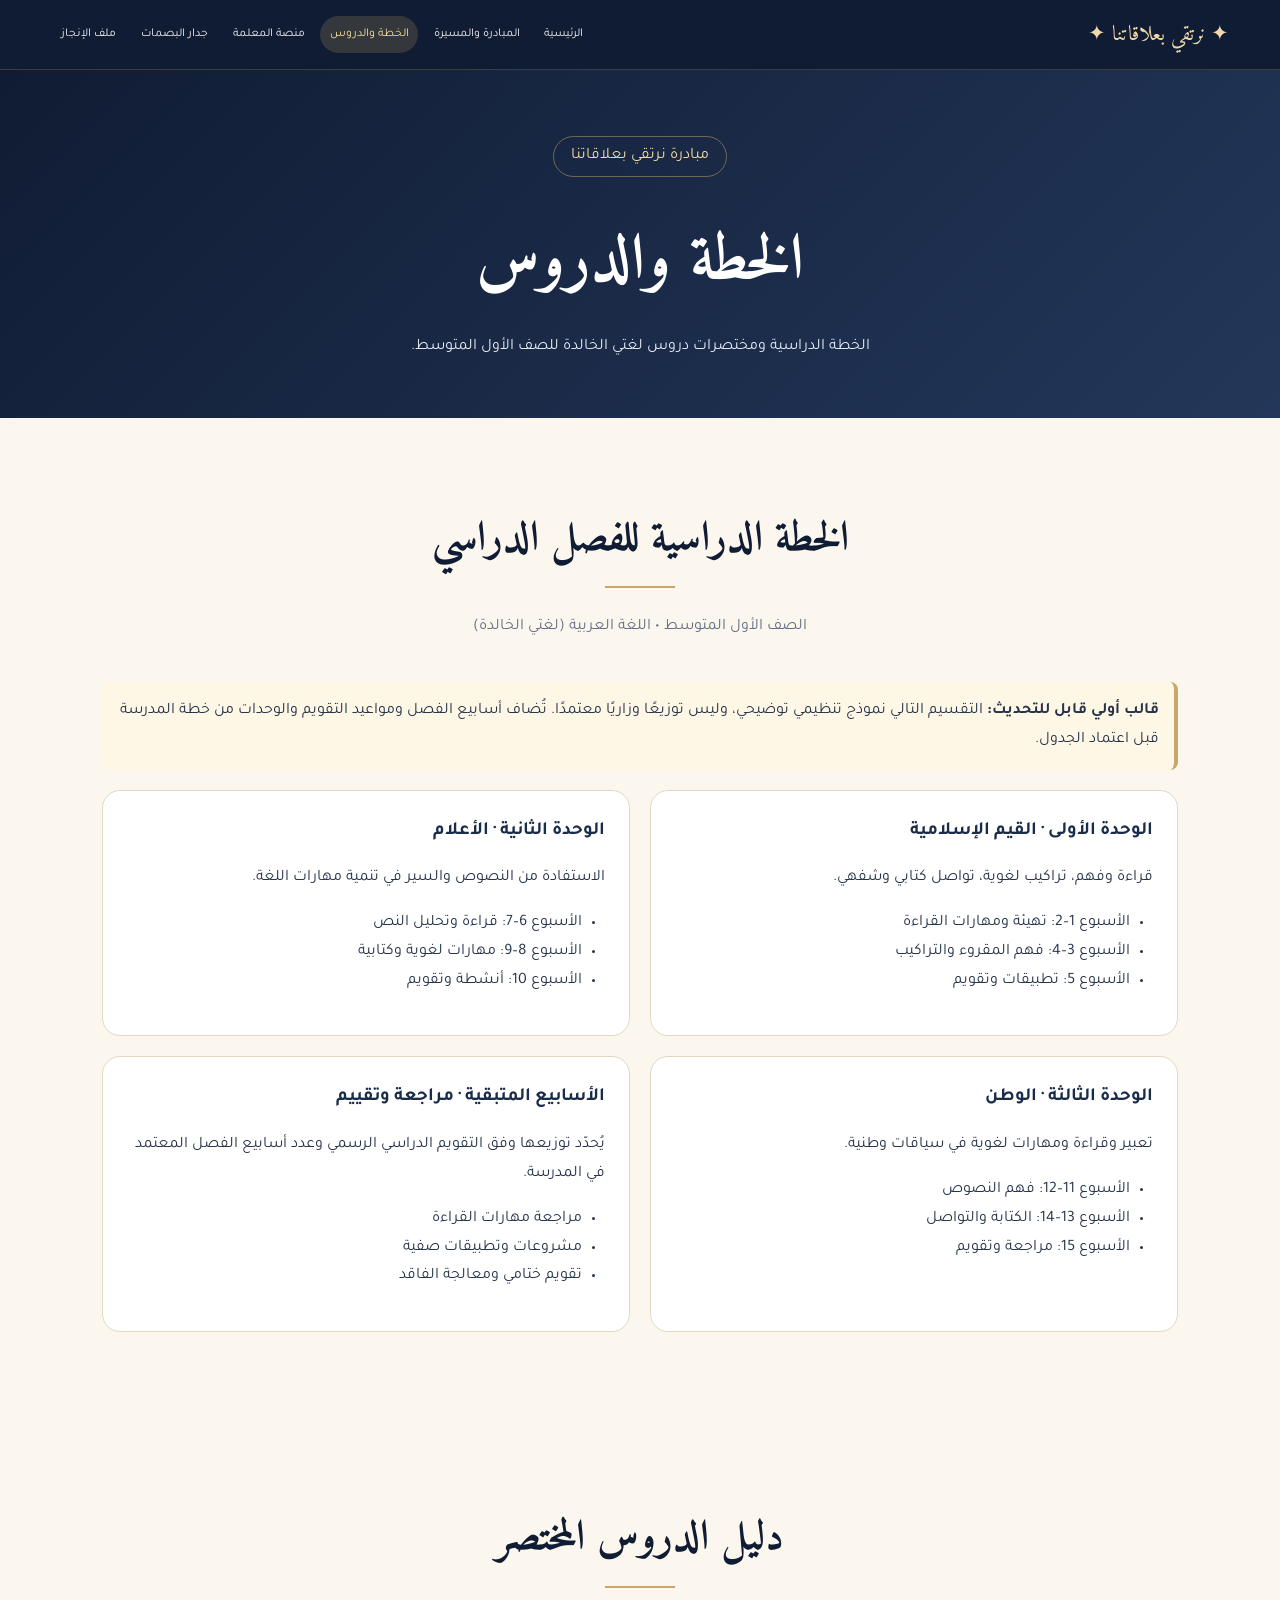
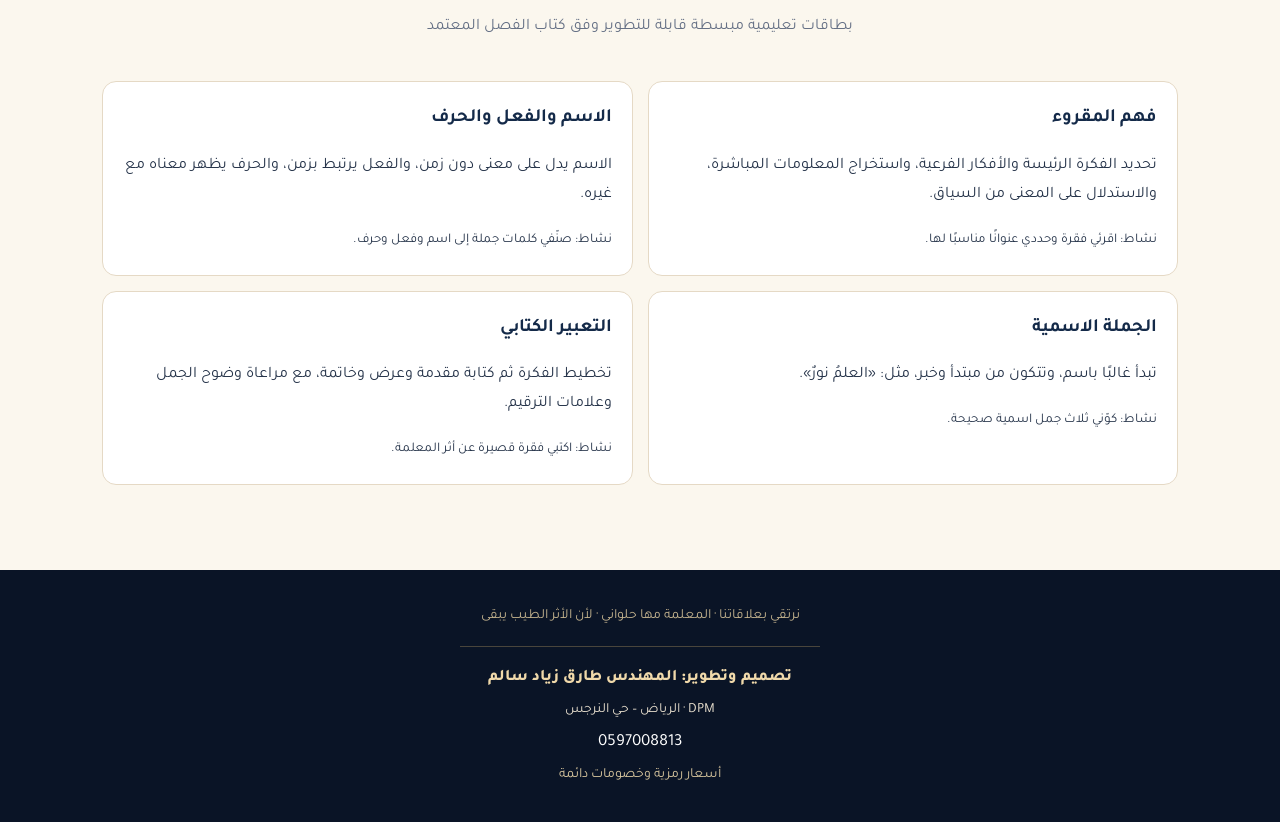
<file: learning.html>
<!DOCTYPE html>
<html dir="rtl" lang="ar"><head><meta charset="utf-8"/><meta content="width=device-width,initial-scale=1" name="viewport"/><meta content="#101c33" name="theme-color"/><title>الخطة والدروس | نرتقي بعلاقاتنا</title><link href="https://fonts.googleapis.com" rel="preconnect"/><link crossorigin="" href="https://fonts.gstatic.com" rel="preconnect"/><link href="https://fonts.googleapis.com/css2?family=Amiri:wght@400;700&amp;family=Tajawal:wght@400;500;700;800&amp;display=swap" rel="stylesheet"/><style>:root{--navy:#101c33;--navy2:#1d3150;--gold:#c7a76a;--cream:#fbf7ee;--ink:#26344a}*{box-sizing:border-box}html{scroll-behavior:smooth}body{margin:0;background:var(--cream);color:var(--ink);font-family:Tajawal,Arial,sans-serif;line-height:1.8}a{text-decoration:none;color:inherit}.hero{background:radial-gradient(circle at 20% 20%,#334a68,transparent 40%),linear-gradient(135deg,#101c33,#1b2d49);color:white;min-height:640px;text-align:center;padding:24px 20px 90px;position:relative;overflow:hidden}.hero:before,.hero:after{content:'✦';position:absolute;color:#c7a76a44;font-size:240px;top:80px;right:-45px}.hero:after{right:auto;left:-35px;top:220px;font-size:150px}nav{max-width:1120px;margin:auto;display:flex;align-items:center;justify-content:space-between;gap:15px;position:relative;z-index:1}nav .brand{font-family:Amiri;font-size:26px;color:#f0d9aa}nav .links{display:flex;gap:22px;flex-wrap:wrap;font-size:15px}.hero-inner{position:relative;z-index:1;margin:100px auto 0;max-width:900px}.eyebrow{color:#e1c58d;letter-spacing:2px}.hero h1{font-family:Amiri;font-size:clamp(48px,8vw,90px);margin:12px 0 0;line-height:1.3}.hero h2{font-size:clamp(22px,3vw,32px);font-weight:500;color:#e6d0a2;margin:0 0 24px}.hero p{font-size:19px;max-width:650px;margin:0 auto 30px;color:#e4e7ed}.button{display:inline-block;border:1px solid var(--gold);background:var(--gold);color:#13223a;padding:12px 27px;border-radius:40px;font-weight:800;cursor:pointer;font-family:inherit;font-size:16px;transition:.2s}.button:hover{transform:translateY(-2px);filter:brightness(1.07)}.button.secondary{background:transparent;color:#f1d7a3;margin:5px}.wrap{max-width:1120px;margin:auto;padding:85px 22px}.section-title{text-align:center;font-family:Amiri;font-size:42px;color:var(--navy);margin:0 0 8px}.section-sub{text-align:center;color:#657085;margin:0 auto 40px;max-width:620px}.gold-line{width:70px;height:2px;background:var(--gold);margin:0 auto 25px}.message{background:white;border:1px solid #e9dfcd;border-radius:22px;padding:clamp(26px,5vw,65px);box-shadow:0 14px 50px #13213b0d;text-align:center;position:relative}.message:before{content:'❝';font-family:Amiri;color:var(--gold);font-size:75px;line-height:1}.message p{font-family:Amiri;font-size:clamp(21px,2.7vw,29px);line-height:2.05;margin:0 auto;max-width:870px}.signature{font-weight:800;color:#9b793d;margin-top:28px;font-size:20px}.timeline{display:grid;grid-template-columns:repeat(4,1fr);gap:16px}.school{background:white;border-radius:16px;padding:30px 18px;text-align:center;border:1px solid #e8dfcf;box-shadow:0 8px 25px #12233d08}.school .icon{font-size:28px;color:#b38d4e}.school h3{font-size:19px;margin:12px 0}.badge{display:inline-block;background:#edf5ed;color:#2c7444;border-radius:20px;padding:2px 12px;font-size:13px}.wall{background:#f1ece3}.stats{text-align:center;color:#9d793e;font-size:25px;font-weight:800;margin-bottom:22px}.grid{display:grid;grid-template-columns:repeat(3,1fr);gap:18px}.card{background:white;border-radius:16px;padding:25px;border:1px solid #e7dfd0;box-shadow:0 6px 25px #101c330a;overflow-wrap:anywhere}.card p{white-space:pre-wrap;margin:10px 0 18px}.card small{color:#758093}.card .name{font-weight:800;color:#162b49}.empty{text-align:center;grid-column:1/-1;color:#69768a;padding:32px}.formbox{max-width:720px;margin:0 auto;background:white;padding:clamp(24px,5vw,48px);border:1px solid #e5dac7;border-radius:22px;box-shadow:0 10px 35px #14213d0c}label{display:block;font-weight:700;margin:16px 0 5px}input,select,textarea{font:inherit;width:100%;padding:12px 15px;border:1px solid #d9d4cc;border-radius:10px;background:#fff;color:#17263d}textarea{resize:vertical;min-height:135px}input:focus,textarea:focus,select:focus{outline:2px solid #d6b980;border-color:transparent}.note{font-size:14px;color:#66758a}.status{margin-top:12px;font-weight:700}.social{text-align:center;background:var(--navy);color:white;padding:65px 20px}.social h2{font-family:Amiri;font-size:35px}.social p{color:#c6cfdb}footer{text-align:center;padding:22px;background:#0a1426;color:#c5b48f;font-size:14px}@media(max-width:800px){.timeline{grid-template-columns:repeat(2,1fr)}.grid{grid-template-columns:repeat(2,1fr)}nav{flex-direction:column}.hero-inner{margin-top:80px}}@media(max-width:560px){.timeline,.grid{grid-template-columns:1fr}.hero{min-height:600px}.wrap{padding:65px 18px}.section-title{font-size:35px}nav .links{justify-content:center;gap:14px}}
.feature-band{background:#12243e;color:#fff;padding:65px 22px}.feature-inner{max-width:1120px;margin:auto}.feature-band .section-title{color:#f5e3bd}.feature-band .section-sub{color:#d7dfec}.feature-grid{display:grid;grid-template-columns:repeat(3,1fr);gap:18px}.feature-tile{border:1px solid #bca16a77;background:#ffffff0c;border-radius:18px;padding:25px}.feature-tile strong{display:block;color:#f1d69c;font-size:21px}.feature-tile p{color:#e3e8f0}.curriculum-grid{display:grid;grid-template-columns:repeat(2,1fr);gap:20px}.curriculum-card{border:1px solid #e2d7c2;background:#fff;border-radius:18px;padding:24px}.curriculum-card h3{margin:0;color:#192d4b}.curriculum-card ul{padding-right:23px}.term-note{background:#fff7e6;border-right:4px solid var(--gold);padding:15px;border-radius:8px;margin:20px 0}.lesson-list{display:grid;grid-template-columns:repeat(2,1fr);gap:15px}.lesson-item{background:#fff;border:1px solid #e5d9c5;border-radius:14px;padding:20px}.lesson-item h3{margin:0 0 8px;color:#142a49}.teacher-portal{background:#f1ece3}.portal-box{background:white;border:1px solid #e1d4bf;border-radius:22px;padding:28px;max-width:850px;margin:auto}.portal-box .controls{display:grid;grid-template-columns:1fr 1fr;gap:14px}.chat-stream{min-height:120px;max-height:380px;overflow-y:auto;border:1px solid #e6e0d5;border-radius:14px;background:#faf8f3;padding:18px;margin:18px 0}.bubble{padding:13px 16px;margin:10px 0;border-radius:14px;white-space:pre-wrap}.bubble.bot{background:#e9edf3}.bubble.user{background:#f5e6c6;margin-right:15%}.portal-actions{display:flex;gap:12px;flex-wrap:wrap}.mini-label{font-size:13px;color:#706043}.feature-tag{display:inline-block;color:#f3dba8;border:1px solid #c7a76a80;border-radius:30px;padding:5px 17px;margin-bottom:16px}@media(max-width:700px){.feature-grid,.curriculum-grid,.lesson-list,.portal-box .controls{grid-template-columns:1fr}.portal-box{padding:18px}}</style><style>
.portfolio-section{background:linear-gradient(135deg,#10243f,#1c3554);color:#fff;padding:75px 20px;text-align:center}.portfolio-inner{max-width:850px;margin:auto}.portfolio-section h2{color:#f0d7a2;font-size:clamp(27px,4vw,42px)}.portfolio-section p{color:#e6e8ee;line-height:2}.portfolio-qr{display:inline-flex;background:#fff;padding:18px;border:3px solid #c6a66b;border-radius:22px;margin:24px auto 15px;box-shadow:0 12px 35px #0003}.portfolio-qr img{width:min(250px,65vw);height:auto;display:block}.portfolio-actions{margin-top:12px}.portfolio-actions a{display:inline-block;background:#c9ab72;color:#10243f;padding:13px 30px;border-radius:30px;font-weight:700;text-decoration:none}.demo-badge{display:inline-block;background:#fff1d6;color:#684713;border-radius:24px;padding:5px 14px;font-size:13px;font-weight:700;margin:8px 0}.demo-notice{text-align:center;font-size:14px;color:#765b32;margin:12px auto 22px;max-width:680px}
</style><style>
:root{scroll-behavior:smooth}body{overflow-x:hidden}nav{display:flex;align-items:center;justify-content:space-between;gap:20px;flex-wrap:wrap}nav .links{display:flex;flex-wrap:wrap;gap:8px;align-items:center}nav .links a{white-space:nowrap;padding:9px 12px;border-radius:100px;transition:.2s}nav .links a.active,nav .links a:hover{background:rgba(204,174,103,.19);color:#f7df9d}.sub-hero{background:linear-gradient(135deg,#101c33,#23375a);color:#fff;padding:66px 22px 55px;text-align:center}.sub-hero h1{font-family:Amiri,serif;font-size:clamp(2.3rem,5vw,4rem);margin:12px 0}.sub-hero p{max-width:680px;margin:0 auto;color:#e4e9f3;line-height:1.9}.page-links{max-width:1100px;margin:55px auto;padding:0 20px;display:grid;grid-template-columns:repeat(3,minmax(0,1fr));gap:18px}.page-tile{display:block;text-decoration:none;border:1px solid #e3d9c5;border-radius:22px;padding:27px;background:#fff;color:#17233a;box-shadow:0 8px 25px rgba(0,0,0,.04);transition:transform .2s,box-shadow .2s}.page-tile:hover{transform:translateY(-4px);box-shadow:0 15px 35px rgba(0,0,0,.09)}.page-tile strong{display:block;font-size:1.3rem;margin:12px 0}.page-tile span{line-height:1.9;color:#526078}.page-tile i{font-style:normal;color:#a37c35;font-size:1.6rem}.site-nav{background:#101c33;color:#fff;padding:16px max(20px,calc((100vw - 1200px)/2))}.site-nav .brand{font-family:Amiri,serif;font-size:1.4rem}.site-nav a{color:#f1f2f5;text-decoration:none}.content-space{min-height:45vh}.home-hero{min-height:560px}.home-hero .hero-inner{padding-bottom:95px}@media(max-width:760px){.page-links{grid-template-columns:1fr}.site-nav{padding:15px}.site-nav .links{gap:2px}.site-nav .links a{font-size:.85rem;padding:7px 9px}.sub-hero{padding:45px 18px}}
</style><style id="header-layout-fix">
/* Full-width, balanced navigation across all pages */
html,body{width:100%;max-width:100%;margin:0;overflow-x:clip}
.site-nav{width:100%;max-width:none;margin:0;padding:16px clamp(18px,4vw,68px);display:flex;flex-direction:row;align-items:center;justify-content:space-between;flex-wrap:nowrap;gap:22px;background:#101c33;border-bottom:1px solid rgba(199,167,106,.23);box-sizing:border-box;position:relative;z-index:20}
.site-nav .brand{flex:0 0 auto;white-space:nowrap;font-size:clamp(20px,1.65vw,26px);line-height:1.5}
.site-nav .links{display:flex;flex:0 1 auto;flex-wrap:nowrap;align-items:center;justify-content:flex-end;gap:clamp(2px,.45vw,9px);min-width:0}
.site-nav .links a{white-space:nowrap;font-size:clamp(12px,.93vw,15px);padding:9px clamp(6px,.75vw,13px);line-height:1.6}
.hero.home-hero{padding-top:24px;min-height:590px}
.home-hero .hero-inner{margin-top:74px;padding-bottom:75px}
@media(max-width:1050px){.site-nav{flex-direction:column;gap:8px;padding:14px 18px}.site-nav .links{justify-content:center;flex-wrap:wrap;gap:3px 7px}.site-nav .links a{font-size:14px;padding:7px 10px}.home-hero .hero-inner{margin-top:58px}}
@media(max-width:600px){.site-nav{padding:12px 12px 10px;gap:8px}.site-nav .brand{font-size:22px}.site-nav .links{width:100%;display:flex;flex-wrap:nowrap;justify-content:flex-start;overflow-x:auto;overscroll-behavior-x:contain;scrollbar-width:thin;padding-bottom:5px}.site-nav .links a{flex:0 0 auto;font-size:13px;padding:7px 10px}.hero.home-hero{min-height:550px}.home-hero .hero-inner{margin-top:55px;padding-bottom:60px}}
</style></head><body><nav class="site-nav"><div class="brand">✦ نرتقي بعلاقاتنا ✦</div><div class="links"><a class="" href="index.html">الرئيسية</a><a class="" href="initiative.html">المبادرة والمسيرة</a><a class="active" href="learning.html">الخطة والدروس</a><a class="" href="portal.html">منصة المعلمة</a><a class="" href="guestbook.html">جدار البصمات</a><a class="" href="portfolio.html">ملف الإنجاز</a></div></nav><div class="sub-hero"><div class="feature-tag">مبادرة نرتقي بعلاقاتنا</div><h1>الخطة والدروس</h1><p>الخطة الدراسية ومختصرات دروس لغتي الخالدة للصف الأول المتوسط.</p></div><main class="content-space"><section class="wrap" id="curriculum"><h2 class="section-title">الخطة الدراسية للفصل الدراسي</h2><div class="gold-line"></div><p class="section-sub">الصف الأول المتوسط • اللغة العربية (لغتي الخالدة)</p><div class="term-note"><strong>قالب أولي قابل للتحديث:</strong> التقسيم التالي نموذج تنظيمي توضيحي، وليس توزيعًا وزاريًا معتمدًا. تُضاف أسابيع الفصل ومواعيد التقويم والوحدات من خطة المدرسة قبل اعتماد الجدول.</div><div class="curriculum-grid"><article class="curriculum-card"><h3>الوحدة الأولى · القيم الإسلامية</h3><p>قراءة وفهم، تراكيب لغوية، تواصل كتابي وشفهي.</p><ul><li>الأسبوع 1–2: تهيئة ومهارات القراءة</li><li>الأسبوع 3–4: فهم المقروء والتراكيب</li><li>الأسبوع 5: تطبيقات وتقويم</li></ul></article><article class="curriculum-card"><h3>الوحدة الثانية · الأعلام</h3><p>الاستفادة من النصوص والسير في تنمية مهارات اللغة.</p><ul><li>الأسبوع 6–7: قراءة وتحليل النص</li><li>الأسبوع 8–9: مهارات لغوية وكتابية</li><li>الأسبوع 10: أنشطة وتقويم</li></ul></article><article class="curriculum-card"><h3>الوحدة الثالثة · الوطن</h3><p>تعبير وقراءة ومهارات لغوية في سياقات وطنية.</p><ul><li>الأسبوع 11–12: فهم النصوص</li><li>الأسبوع 13–14: الكتابة والتواصل</li><li>الأسبوع 15: مراجعة وتقويم</li></ul></article><article class="curriculum-card"><h3>الأسابيع المتبقية · مراجعة وتقييم</h3><p>يُحدّد توزيعها وفق التقويم الدراسي الرسمي وعدد أسابيع الفصل المعتمد في المدرسة.</p><ul><li>مراجعة مهارات القراءة</li><li>مشروعات وتطبيقات صفية</li><li>تقويم ختامي ومعالجة الفاقد</li></ul></article></div></section><section class="wrap" id="lessons"><h2 class="section-title">دليل الدروس المختصر</h2><div class="gold-line"></div><p class="section-sub">بطاقات تعليمية مبسطة قابلة للتطوير وفق كتاب الفصل المعتمد</p><div class="lesson-list"><article class="lesson-item"><h3>فهم المقروء</h3><p>تحديد الفكرة الرئيسة والأفكار الفرعية، واستخراج المعلومات المباشرة، والاستدلال على المعنى من السياق.</p><small>نشاط: اقرئي فقرة وحددي عنوانًا مناسبًا لها.</small></article><article class="lesson-item"><h3>الاسم والفعل والحرف</h3><p>الاسم يدل على معنى دون زمن، والفعل يرتبط بزمن، والحرف يظهر معناه مع غيره.</p><small>نشاط: صنّفي كلمات جملة إلى اسم وفعل وحرف.</small></article><article class="lesson-item"><h3>الجملة الاسمية</h3><p>تبدأ غالبًا باسم، وتتكون من مبتدأ وخبر، مثل: «العلمُ نورٌ».</p><small>نشاط: كوّني ثلاث جمل اسمية صحيحة.</small></article><article class="lesson-item"><h3>التعبير الكتابي</h3><p>تخطيط الفكرة ثم كتابة مقدمة وعرض وخاتمة، مع مراعاة وضوح الجمل وعلامات الترقيم.</p><small>نشاط: اكتبي فقرة قصيرة عن أثر المعلمة.</small></article></div></section></main><footer style="padding:32px 18px;line-height:2.1"><div>نرتقي بعلاقاتنا · المعلمة مها حلواني · لأن الأثر الطيب يبقى</div><div style="height:1px;max-width:360px;background:#c7a76a55;margin:15px auto"></div><div style="color:#f0d9aa;font-weight:800;font-size:16px">تصميم وتطوير: المهندس طارق زياد سالم</div><div style="color:#e8dfce;font-size:14px">DPM · الرياض – حي النرجس</div><a aria-label="الاتصال بالمهندس طارق زياد سالم على 0597008813" href="tel:0597008813" style="display:inline-block;color:#fff;font-size:17px;direction:ltr">0597008813</a><div style="color:#d8c69e">أسعار رمزية وخصومات دائمة</div></footer></body></html>
</file>
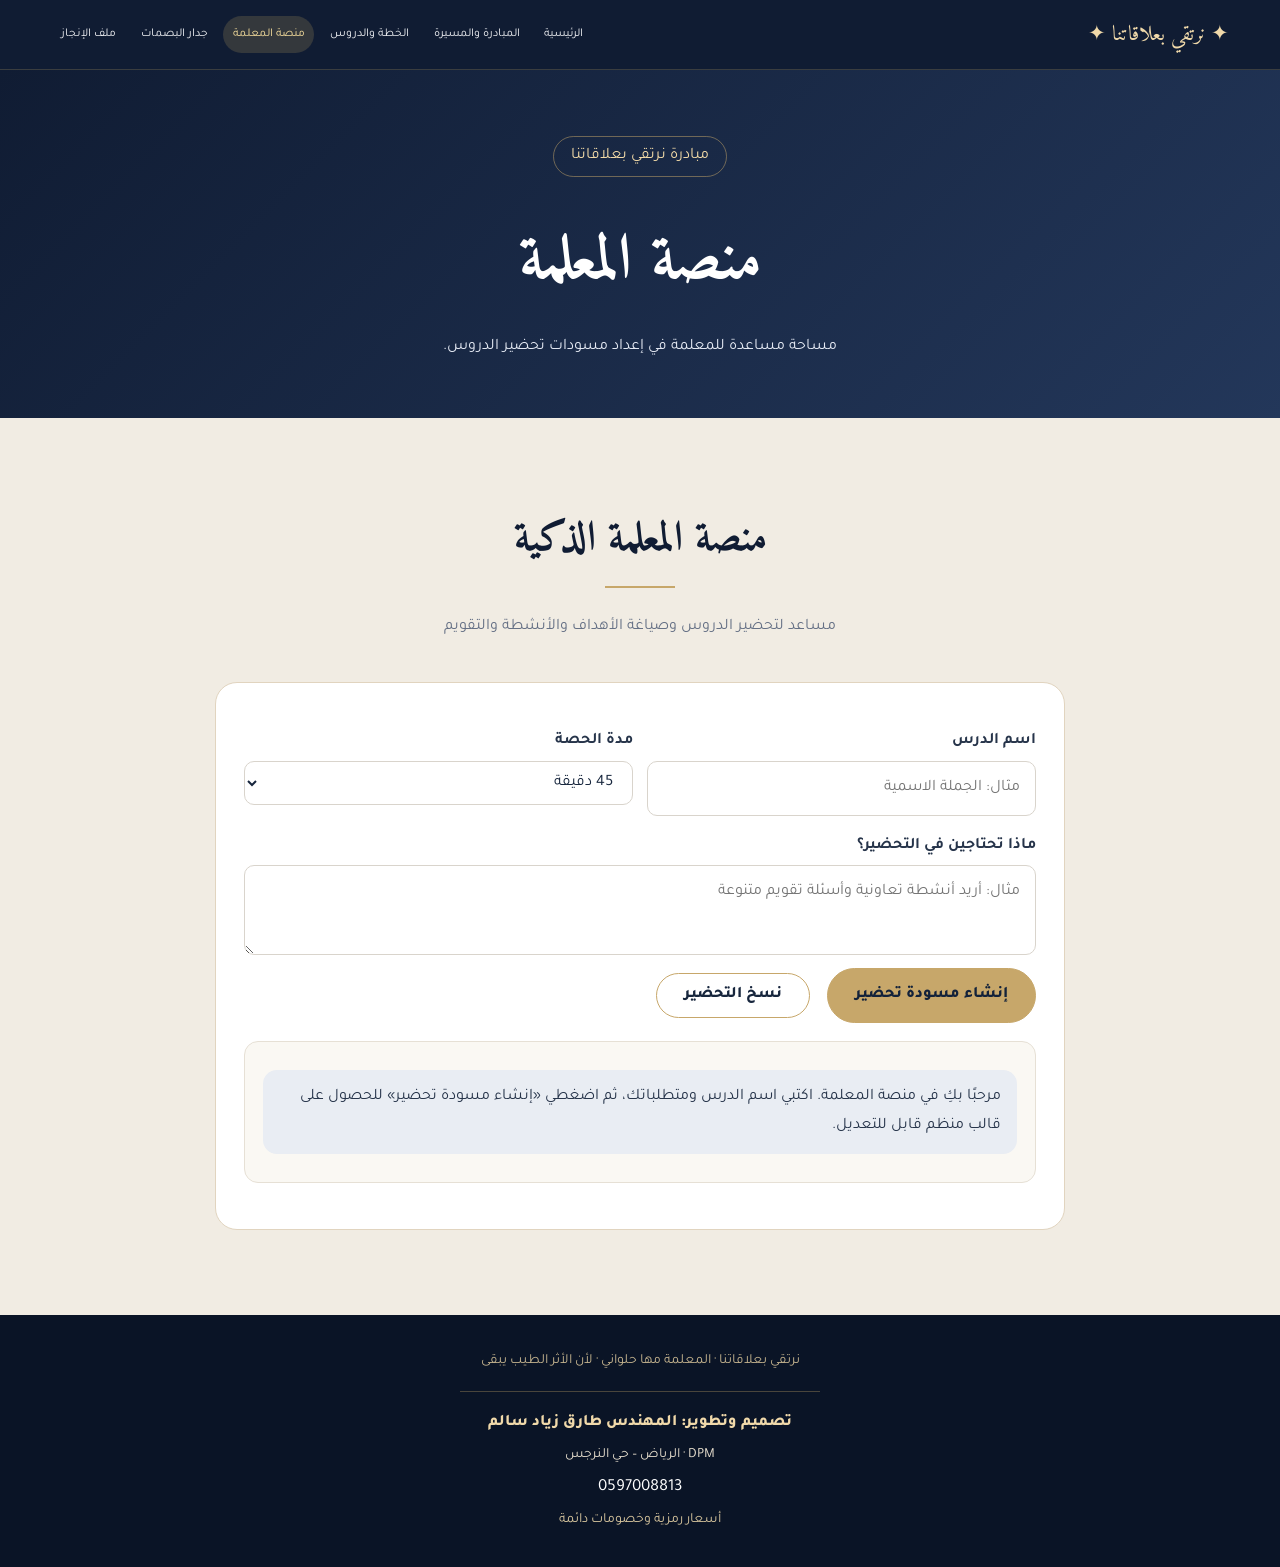
<file: portal.html>
<!DOCTYPE html>
<html dir="rtl" lang="ar"><head><meta charset="utf-8"/><meta content="width=device-width,initial-scale=1" name="viewport"/><meta content="#101c33" name="theme-color"/><title>منصة المعلمة | نرتقي بعلاقاتنا</title><link href="https://fonts.googleapis.com" rel="preconnect"/><link crossorigin="" href="https://fonts.gstatic.com" rel="preconnect"/><link href="https://fonts.googleapis.com/css2?family=Amiri:wght@400;700&amp;family=Tajawal:wght@400;500;700;800&amp;display=swap" rel="stylesheet"/><style>:root{--navy:#101c33;--navy2:#1d3150;--gold:#c7a76a;--cream:#fbf7ee;--ink:#26344a}*{box-sizing:border-box}html{scroll-behavior:smooth}body{margin:0;background:var(--cream);color:var(--ink);font-family:Tajawal,Arial,sans-serif;line-height:1.8}a{text-decoration:none;color:inherit}.hero{background:radial-gradient(circle at 20% 20%,#334a68,transparent 40%),linear-gradient(135deg,#101c33,#1b2d49);color:white;min-height:640px;text-align:center;padding:24px 20px 90px;position:relative;overflow:hidden}.hero:before,.hero:after{content:'✦';position:absolute;color:#c7a76a44;font-size:240px;top:80px;right:-45px}.hero:after{right:auto;left:-35px;top:220px;font-size:150px}nav{max-width:1120px;margin:auto;display:flex;align-items:center;justify-content:space-between;gap:15px;position:relative;z-index:1}nav .brand{font-family:Amiri;font-size:26px;color:#f0d9aa}nav .links{display:flex;gap:22px;flex-wrap:wrap;font-size:15px}.hero-inner{position:relative;z-index:1;margin:100px auto 0;max-width:900px}.eyebrow{color:#e1c58d;letter-spacing:2px}.hero h1{font-family:Amiri;font-size:clamp(48px,8vw,90px);margin:12px 0 0;line-height:1.3}.hero h2{font-size:clamp(22px,3vw,32px);font-weight:500;color:#e6d0a2;margin:0 0 24px}.hero p{font-size:19px;max-width:650px;margin:0 auto 30px;color:#e4e7ed}.button{display:inline-block;border:1px solid var(--gold);background:var(--gold);color:#13223a;padding:12px 27px;border-radius:40px;font-weight:800;cursor:pointer;font-family:inherit;font-size:16px;transition:.2s}.button:hover{transform:translateY(-2px);filter:brightness(1.07)}.button.secondary{background:transparent;color:#f1d7a3;margin:5px}.wrap{max-width:1120px;margin:auto;padding:85px 22px}.section-title{text-align:center;font-family:Amiri;font-size:42px;color:var(--navy);margin:0 0 8px}.section-sub{text-align:center;color:#657085;margin:0 auto 40px;max-width:620px}.gold-line{width:70px;height:2px;background:var(--gold);margin:0 auto 25px}.message{background:white;border:1px solid #e9dfcd;border-radius:22px;padding:clamp(26px,5vw,65px);box-shadow:0 14px 50px #13213b0d;text-align:center;position:relative}.message:before{content:'❝';font-family:Amiri;color:var(--gold);font-size:75px;line-height:1}.message p{font-family:Amiri;font-size:clamp(21px,2.7vw,29px);line-height:2.05;margin:0 auto;max-width:870px}.signature{font-weight:800;color:#9b793d;margin-top:28px;font-size:20px}.timeline{display:grid;grid-template-columns:repeat(4,1fr);gap:16px}.school{background:white;border-radius:16px;padding:30px 18px;text-align:center;border:1px solid #e8dfcf;box-shadow:0 8px 25px #12233d08}.school .icon{font-size:28px;color:#b38d4e}.school h3{font-size:19px;margin:12px 0}.badge{display:inline-block;background:#edf5ed;color:#2c7444;border-radius:20px;padding:2px 12px;font-size:13px}.wall{background:#f1ece3}.stats{text-align:center;color:#9d793e;font-size:25px;font-weight:800;margin-bottom:22px}.grid{display:grid;grid-template-columns:repeat(3,1fr);gap:18px}.card{background:white;border-radius:16px;padding:25px;border:1px solid #e7dfd0;box-shadow:0 6px 25px #101c330a;overflow-wrap:anywhere}.card p{white-space:pre-wrap;margin:10px 0 18px}.card small{color:#758093}.card .name{font-weight:800;color:#162b49}.empty{text-align:center;grid-column:1/-1;color:#69768a;padding:32px}.formbox{max-width:720px;margin:0 auto;background:white;padding:clamp(24px,5vw,48px);border:1px solid #e5dac7;border-radius:22px;box-shadow:0 10px 35px #14213d0c}label{display:block;font-weight:700;margin:16px 0 5px}input,select,textarea{font:inherit;width:100%;padding:12px 15px;border:1px solid #d9d4cc;border-radius:10px;background:#fff;color:#17263d}textarea{resize:vertical;min-height:135px}input:focus,textarea:focus,select:focus{outline:2px solid #d6b980;border-color:transparent}.note{font-size:14px;color:#66758a}.status{margin-top:12px;font-weight:700}.social{text-align:center;background:var(--navy);color:white;padding:65px 20px}.social h2{font-family:Amiri;font-size:35px}.social p{color:#c6cfdb}footer{text-align:center;padding:22px;background:#0a1426;color:#c5b48f;font-size:14px}@media(max-width:800px){.timeline{grid-template-columns:repeat(2,1fr)}.grid{grid-template-columns:repeat(2,1fr)}nav{flex-direction:column}.hero-inner{margin-top:80px}}@media(max-width:560px){.timeline,.grid{grid-template-columns:1fr}.hero{min-height:600px}.wrap{padding:65px 18px}.section-title{font-size:35px}nav .links{justify-content:center;gap:14px}}
.feature-band{background:#12243e;color:#fff;padding:65px 22px}.feature-inner{max-width:1120px;margin:auto}.feature-band .section-title{color:#f5e3bd}.feature-band .section-sub{color:#d7dfec}.feature-grid{display:grid;grid-template-columns:repeat(3,1fr);gap:18px}.feature-tile{border:1px solid #bca16a77;background:#ffffff0c;border-radius:18px;padding:25px}.feature-tile strong{display:block;color:#f1d69c;font-size:21px}.feature-tile p{color:#e3e8f0}.curriculum-grid{display:grid;grid-template-columns:repeat(2,1fr);gap:20px}.curriculum-card{border:1px solid #e2d7c2;background:#fff;border-radius:18px;padding:24px}.curriculum-card h3{margin:0;color:#192d4b}.curriculum-card ul{padding-right:23px}.term-note{background:#fff7e6;border-right:4px solid var(--gold);padding:15px;border-radius:8px;margin:20px 0}.lesson-list{display:grid;grid-template-columns:repeat(2,1fr);gap:15px}.lesson-item{background:#fff;border:1px solid #e5d9c5;border-radius:14px;padding:20px}.lesson-item h3{margin:0 0 8px;color:#142a49}.teacher-portal{background:#f1ece3}.portal-box{background:white;border:1px solid #e1d4bf;border-radius:22px;padding:28px;max-width:850px;margin:auto}.portal-box .controls{display:grid;grid-template-columns:1fr 1fr;gap:14px}.chat-stream{min-height:120px;max-height:380px;overflow-y:auto;border:1px solid #e6e0d5;border-radius:14px;background:#faf8f3;padding:18px;margin:18px 0}.bubble{padding:13px 16px;margin:10px 0;border-radius:14px;white-space:pre-wrap}.bubble.bot{background:#e9edf3}.bubble.user{background:#f5e6c6;margin-right:15%}.portal-actions{display:flex;gap:12px;flex-wrap:wrap}.mini-label{font-size:13px;color:#706043}.feature-tag{display:inline-block;color:#f3dba8;border:1px solid #c7a76a80;border-radius:30px;padding:5px 17px;margin-bottom:16px}@media(max-width:700px){.feature-grid,.curriculum-grid,.lesson-list,.portal-box .controls{grid-template-columns:1fr}.portal-box{padding:18px}}</style><style>
.portfolio-section{background:linear-gradient(135deg,#10243f,#1c3554);color:#fff;padding:75px 20px;text-align:center}.portfolio-inner{max-width:850px;margin:auto}.portfolio-section h2{color:#f0d7a2;font-size:clamp(27px,4vw,42px)}.portfolio-section p{color:#e6e8ee;line-height:2}.portfolio-qr{display:inline-flex;background:#fff;padding:18px;border:3px solid #c6a66b;border-radius:22px;margin:24px auto 15px;box-shadow:0 12px 35px #0003}.portfolio-qr img{width:min(250px,65vw);height:auto;display:block}.portfolio-actions{margin-top:12px}.portfolio-actions a{display:inline-block;background:#c9ab72;color:#10243f;padding:13px 30px;border-radius:30px;font-weight:700;text-decoration:none}.demo-badge{display:inline-block;background:#fff1d6;color:#684713;border-radius:24px;padding:5px 14px;font-size:13px;font-weight:700;margin:8px 0}.demo-notice{text-align:center;font-size:14px;color:#765b32;margin:12px auto 22px;max-width:680px}
</style><style>
:root{scroll-behavior:smooth}body{overflow-x:hidden}nav{display:flex;align-items:center;justify-content:space-between;gap:20px;flex-wrap:wrap}nav .links{display:flex;flex-wrap:wrap;gap:8px;align-items:center}nav .links a{white-space:nowrap;padding:9px 12px;border-radius:100px;transition:.2s}nav .links a.active,nav .links a:hover{background:rgba(204,174,103,.19);color:#f7df9d}.sub-hero{background:linear-gradient(135deg,#101c33,#23375a);color:#fff;padding:66px 22px 55px;text-align:center}.sub-hero h1{font-family:Amiri,serif;font-size:clamp(2.3rem,5vw,4rem);margin:12px 0}.sub-hero p{max-width:680px;margin:0 auto;color:#e4e9f3;line-height:1.9}.page-links{max-width:1100px;margin:55px auto;padding:0 20px;display:grid;grid-template-columns:repeat(3,minmax(0,1fr));gap:18px}.page-tile{display:block;text-decoration:none;border:1px solid #e3d9c5;border-radius:22px;padding:27px;background:#fff;color:#17233a;box-shadow:0 8px 25px rgba(0,0,0,.04);transition:transform .2s,box-shadow .2s}.page-tile:hover{transform:translateY(-4px);box-shadow:0 15px 35px rgba(0,0,0,.09)}.page-tile strong{display:block;font-size:1.3rem;margin:12px 0}.page-tile span{line-height:1.9;color:#526078}.page-tile i{font-style:normal;color:#a37c35;font-size:1.6rem}.site-nav{background:#101c33;color:#fff;padding:16px max(20px,calc((100vw - 1200px)/2))}.site-nav .brand{font-family:Amiri,serif;font-size:1.4rem}.site-nav a{color:#f1f2f5;text-decoration:none}.content-space{min-height:45vh}.home-hero{min-height:560px}.home-hero .hero-inner{padding-bottom:95px}@media(max-width:760px){.page-links{grid-template-columns:1fr}.site-nav{padding:15px}.site-nav .links{gap:2px}.site-nav .links a{font-size:.85rem;padding:7px 9px}.sub-hero{padding:45px 18px}}
</style><style id="header-layout-fix">
/* Full-width, balanced navigation across all pages */
html,body{width:100%;max-width:100%;margin:0;overflow-x:clip}
.site-nav{width:100%;max-width:none;margin:0;padding:16px clamp(18px,4vw,68px);display:flex;flex-direction:row;align-items:center;justify-content:space-between;flex-wrap:nowrap;gap:22px;background:#101c33;border-bottom:1px solid rgba(199,167,106,.23);box-sizing:border-box;position:relative;z-index:20}
.site-nav .brand{flex:0 0 auto;white-space:nowrap;font-size:clamp(20px,1.65vw,26px);line-height:1.5}
.site-nav .links{display:flex;flex:0 1 auto;flex-wrap:nowrap;align-items:center;justify-content:flex-end;gap:clamp(2px,.45vw,9px);min-width:0}
.site-nav .links a{white-space:nowrap;font-size:clamp(12px,.93vw,15px);padding:9px clamp(6px,.75vw,13px);line-height:1.6}
.hero.home-hero{padding-top:24px;min-height:590px}
.home-hero .hero-inner{margin-top:74px;padding-bottom:75px}
@media(max-width:1050px){.site-nav{flex-direction:column;gap:8px;padding:14px 18px}.site-nav .links{justify-content:center;flex-wrap:wrap;gap:3px 7px}.site-nav .links a{font-size:14px;padding:7px 10px}.home-hero .hero-inner{margin-top:58px}}
@media(max-width:600px){.site-nav{padding:12px 12px 10px;gap:8px}.site-nav .brand{font-size:22px}.site-nav .links{width:100%;display:flex;flex-wrap:nowrap;justify-content:flex-start;overflow-x:auto;overscroll-behavior-x:contain;scrollbar-width:thin;padding-bottom:5px}.site-nav .links a{flex:0 0 auto;font-size:13px;padding:7px 10px}.hero.home-hero{min-height:550px}.home-hero .hero-inner{margin-top:55px;padding-bottom:60px}}
</style></head><body><nav class="site-nav"><div class="brand">✦ نرتقي بعلاقاتنا ✦</div><div class="links"><a class="" href="index.html">الرئيسية</a><a class="" href="initiative.html">المبادرة والمسيرة</a><a class="" href="learning.html">الخطة والدروس</a><a class="active" href="portal.html">منصة المعلمة</a><a class="" href="guestbook.html">جدار البصمات</a><a class="" href="portfolio.html">ملف الإنجاز</a></div></nav><div class="sub-hero"><div class="feature-tag">مبادرة نرتقي بعلاقاتنا</div><h1>منصة المعلمة</h1><p>مساحة مساعدة للمعلمة في إعداد مسودات تحضير الدروس.</p></div><main class="content-space"><section class="teacher-portal" id="teacher-portal"><div class="wrap"><h2 class="section-title">منصة المعلمة الذكية</h2><div class="gold-line"></div><p class="section-sub">مساعد لتحضير الدروس وصياغة الأهداف والأنشطة والتقويم</p><div class="portal-box"><div class="controls"><div><label for="lesson-name">اسم الدرس</label><input id="lesson-name" maxlength="120" placeholder="مثال: الجملة الاسمية"/></div><div><label for="lesson-duration">مدة الحصة</label><select id="lesson-duration"><option value="45">45 دقيقة</option><option value="50">50 دقيقة</option><option value="40">40 دقيقة</option></select></div></div><label for="lesson-request">ماذا تحتاجين في التحضير؟</label><textarea id="lesson-request" placeholder="مثال: أريد أنشطة تعاونية وأسئلة تقويم متنوعة" style="min-height:90px"></textarea><div class="portal-actions"><button class="button" id="prepare-lesson" type="button">إنشاء مسودة تحضير</button><button class="button secondary" disabled="" id="copy-plan" style="color:#17263d" type="button">نسخ التحضير</button></div><div aria-live="polite" class="chat-stream" id="lesson-chat"><div class="bubble bot">مرحبًا بكِ في منصة المعلمة. اكتبي اسم الدرس ومتطلباتك، ثم اضغطي «إنشاء مسودة تحضير» للحصول على قالب منظم قابل للتعديل.</div></div><p class="note" id="copy-status"></p></div></div></section></main><footer style="padding:32px 18px;line-height:2.1"><div>نرتقي بعلاقاتنا · المعلمة مها حلواني · لأن الأثر الطيب يبقى</div><div style="height:1px;max-width:360px;background:#c7a76a55;margin:15px auto"></div><div style="color:#f0d9aa;font-weight:800;font-size:16px">تصميم وتطوير: المهندس طارق زياد سالم</div><div style="color:#e8dfce;font-size:14px">DPM · الرياض – حي النرجس</div><a aria-label="الاتصال بالمهندس طارق زياد سالم على 0597008813" href="tel:0597008813" style="display:inline-block;color:#fff;font-size:17px;direction:ltr">0597008813</a><div style="color:#d8c69e">أسعار رمزية وخصومات دائمة</div></footer><script>
(()=>{const q=id=>document.getElementById(id);let last='';q('prepare-lesson').addEventListener('click',()=>{const name=q('lesson-name').value.trim();if(!name){q('lesson-chat').textContent='يرجى كتابة اسم الدرس أولًا.';return}const duration=Number(q('lesson-duration').value);const request=q('lesson-request').value.trim();last=`تحضير درس: ${name} | الصف: الأول المتوسط | المادة: لغتي الخالدة | الزمن: ${duration} دقيقة\n\nالأهداف التعليمية (تُخصص حسب الدرس):\n1. أن تشرح الطالبة المفهوم الأساسي للدرس بلغتها.\n2. أن تطبق الطالبة المهارة في مثال جديد.\n3. أن تتعاون الطالبة مع زميلاتها في نشاط مرتبط بالموضوع.\n\nالتهيئة (5 دقائق): سؤال افتتاحي أو مثال من الحياة اليومية عن ${name}.\nالعرض والنقاش (${duration-20} دقيقة): شرح مبسط، مثال محلول، ثم نشاط جماعي مع تغذية راجعة.\nالتطبيق (10 دقائق): تدريب فردي ثم مراجعة الإجابات مع الزميلات.\nالتقويم الختامي (5 دقائق): سؤال فهم وسؤال تطبيق وبطاقة خروج.\n\nالتمايز: دعم إضافي للمتعثرات وتحدٍ إثرائي للمتقدمات.\n${request?'متطلبات المعلمة الإضافية: '+request+'\n':''}\nملاحظة: هذه مسودة قالب آلي وليست إجابة مولدة بالذكاء الاصطناعي؛ راجعي دقة المحتوى ومواءمته مع الدرس.`;q('lesson-chat').replaceChildren();const b=document.createElement('div');b.className='bubble bot';b.textContent=last;q('lesson-chat').append(b);q('copy-plan').disabled=false;q('copy-status').textContent='تم إنشاء مسودة التحضير.'});q('copy-plan').addEventListener('click',async()=>{try{await navigator.clipboard.writeText(last);q('copy-status').textContent='تم نسخ التحضير.'}catch{q('copy-status').textContent='تعذر النسخ التلقائي؛ يمكنك تحديد النص ونسخه يدويًا.'}})})();</script></body></html>
</file>
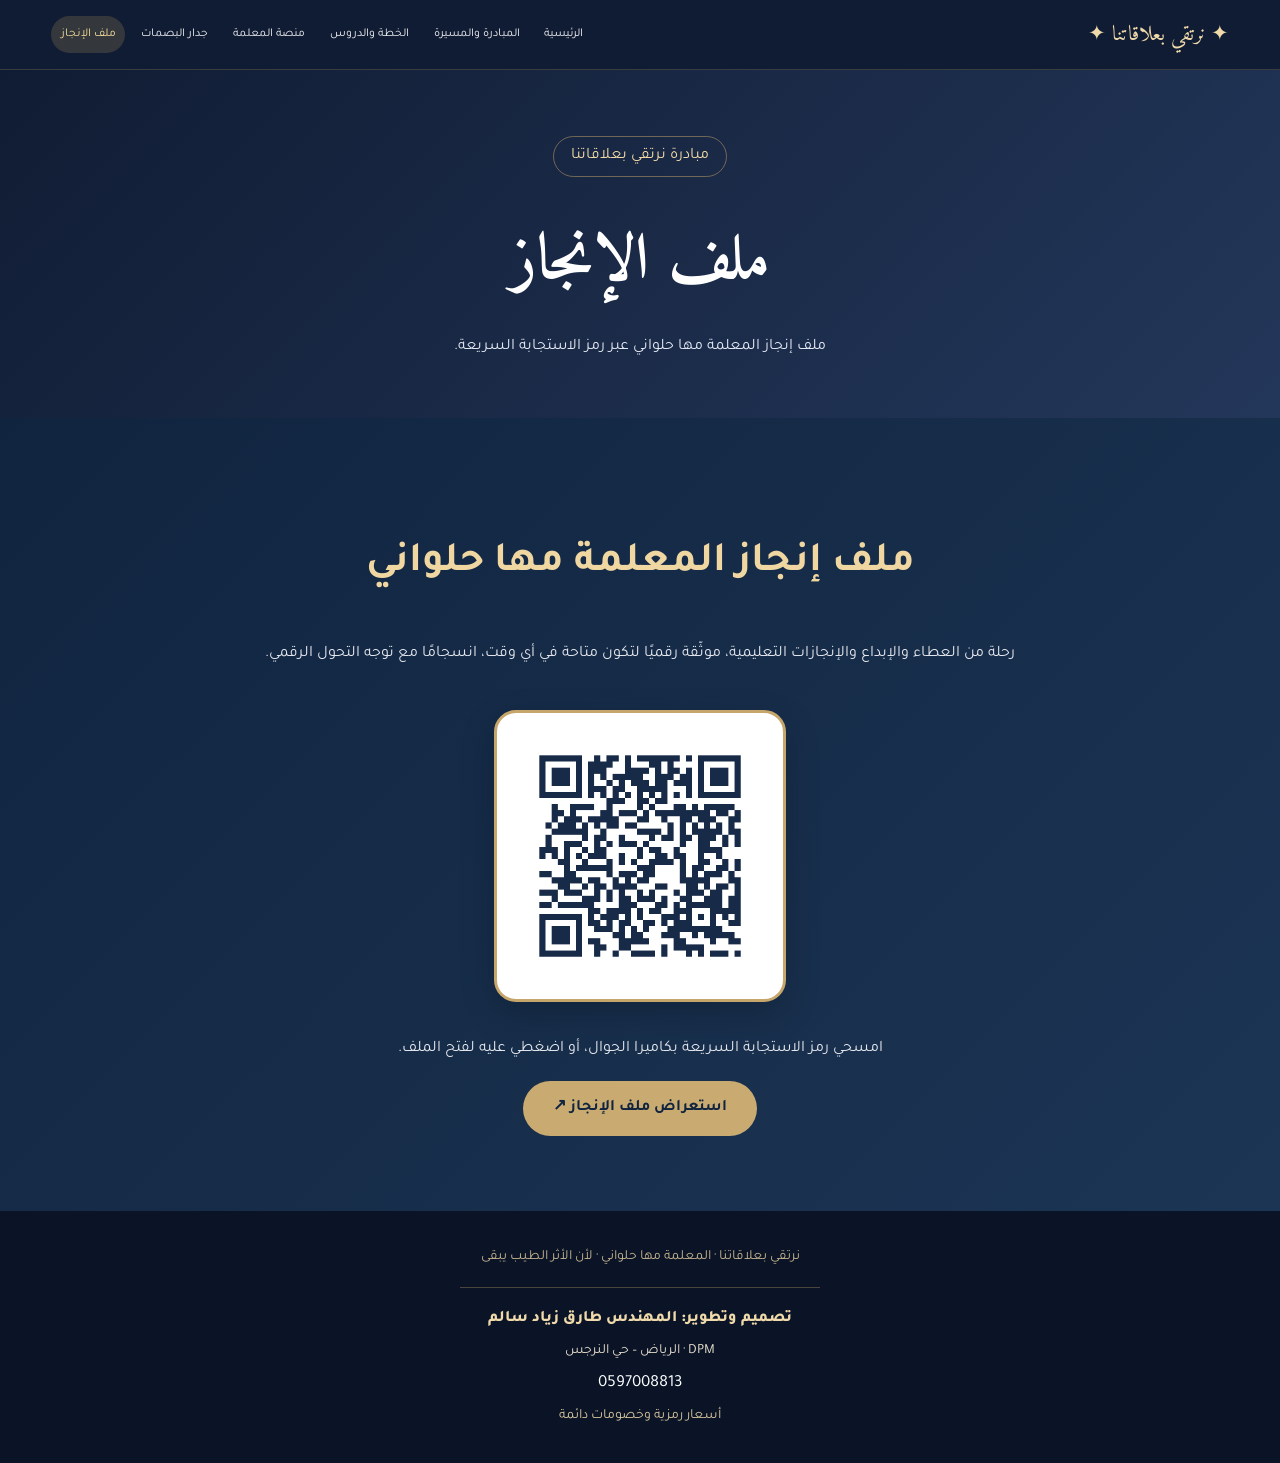
<file: portfolio.html>
<!DOCTYPE html>
<html dir="rtl" lang="ar"><head><meta charset="utf-8"/><meta content="width=device-width,initial-scale=1" name="viewport"/><meta content="#101c33" name="theme-color"/><title>ملف الإنجاز | نرتقي بعلاقاتنا</title><link href="https://fonts.googleapis.com" rel="preconnect"/><link crossorigin="" href="https://fonts.gstatic.com" rel="preconnect"/><link href="https://fonts.googleapis.com/css2?family=Amiri:wght@400;700&amp;family=Tajawal:wght@400;500;700;800&amp;display=swap" rel="stylesheet"/><style>:root{--navy:#101c33;--navy2:#1d3150;--gold:#c7a76a;--cream:#fbf7ee;--ink:#26344a}*{box-sizing:border-box}html{scroll-behavior:smooth}body{margin:0;background:var(--cream);color:var(--ink);font-family:Tajawal,Arial,sans-serif;line-height:1.8}a{text-decoration:none;color:inherit}.hero{background:radial-gradient(circle at 20% 20%,#334a68,transparent 40%),linear-gradient(135deg,#101c33,#1b2d49);color:white;min-height:640px;text-align:center;padding:24px 20px 90px;position:relative;overflow:hidden}.hero:before,.hero:after{content:'✦';position:absolute;color:#c7a76a44;font-size:240px;top:80px;right:-45px}.hero:after{right:auto;left:-35px;top:220px;font-size:150px}nav{max-width:1120px;margin:auto;display:flex;align-items:center;justify-content:space-between;gap:15px;position:relative;z-index:1}nav .brand{font-family:Amiri;font-size:26px;color:#f0d9aa}nav .links{display:flex;gap:22px;flex-wrap:wrap;font-size:15px}.hero-inner{position:relative;z-index:1;margin:100px auto 0;max-width:900px}.eyebrow{color:#e1c58d;letter-spacing:2px}.hero h1{font-family:Amiri;font-size:clamp(48px,8vw,90px);margin:12px 0 0;line-height:1.3}.hero h2{font-size:clamp(22px,3vw,32px);font-weight:500;color:#e6d0a2;margin:0 0 24px}.hero p{font-size:19px;max-width:650px;margin:0 auto 30px;color:#e4e7ed}.button{display:inline-block;border:1px solid var(--gold);background:var(--gold);color:#13223a;padding:12px 27px;border-radius:40px;font-weight:800;cursor:pointer;font-family:inherit;font-size:16px;transition:.2s}.button:hover{transform:translateY(-2px);filter:brightness(1.07)}.button.secondary{background:transparent;color:#f1d7a3;margin:5px}.wrap{max-width:1120px;margin:auto;padding:85px 22px}.section-title{text-align:center;font-family:Amiri;font-size:42px;color:var(--navy);margin:0 0 8px}.section-sub{text-align:center;color:#657085;margin:0 auto 40px;max-width:620px}.gold-line{width:70px;height:2px;background:var(--gold);margin:0 auto 25px}.message{background:white;border:1px solid #e9dfcd;border-radius:22px;padding:clamp(26px,5vw,65px);box-shadow:0 14px 50px #13213b0d;text-align:center;position:relative}.message:before{content:'❝';font-family:Amiri;color:var(--gold);font-size:75px;line-height:1}.message p{font-family:Amiri;font-size:clamp(21px,2.7vw,29px);line-height:2.05;margin:0 auto;max-width:870px}.signature{font-weight:800;color:#9b793d;margin-top:28px;font-size:20px}.timeline{display:grid;grid-template-columns:repeat(4,1fr);gap:16px}.school{background:white;border-radius:16px;padding:30px 18px;text-align:center;border:1px solid #e8dfcf;box-shadow:0 8px 25px #12233d08}.school .icon{font-size:28px;color:#b38d4e}.school h3{font-size:19px;margin:12px 0}.badge{display:inline-block;background:#edf5ed;color:#2c7444;border-radius:20px;padding:2px 12px;font-size:13px}.wall{background:#f1ece3}.stats{text-align:center;color:#9d793e;font-size:25px;font-weight:800;margin-bottom:22px}.grid{display:grid;grid-template-columns:repeat(3,1fr);gap:18px}.card{background:white;border-radius:16px;padding:25px;border:1px solid #e7dfd0;box-shadow:0 6px 25px #101c330a;overflow-wrap:anywhere}.card p{white-space:pre-wrap;margin:10px 0 18px}.card small{color:#758093}.card .name{font-weight:800;color:#162b49}.empty{text-align:center;grid-column:1/-1;color:#69768a;padding:32px}.formbox{max-width:720px;margin:0 auto;background:white;padding:clamp(24px,5vw,48px);border:1px solid #e5dac7;border-radius:22px;box-shadow:0 10px 35px #14213d0c}label{display:block;font-weight:700;margin:16px 0 5px}input,select,textarea{font:inherit;width:100%;padding:12px 15px;border:1px solid #d9d4cc;border-radius:10px;background:#fff;color:#17263d}textarea{resize:vertical;min-height:135px}input:focus,textarea:focus,select:focus{outline:2px solid #d6b980;border-color:transparent}.note{font-size:14px;color:#66758a}.status{margin-top:12px;font-weight:700}.social{text-align:center;background:var(--navy);color:white;padding:65px 20px}.social h2{font-family:Amiri;font-size:35px}.social p{color:#c6cfdb}footer{text-align:center;padding:22px;background:#0a1426;color:#c5b48f;font-size:14px}@media(max-width:800px){.timeline{grid-template-columns:repeat(2,1fr)}.grid{grid-template-columns:repeat(2,1fr)}nav{flex-direction:column}.hero-inner{margin-top:80px}}@media(max-width:560px){.timeline,.grid{grid-template-columns:1fr}.hero{min-height:600px}.wrap{padding:65px 18px}.section-title{font-size:35px}nav .links{justify-content:center;gap:14px}}
.feature-band{background:#12243e;color:#fff;padding:65px 22px}.feature-inner{max-width:1120px;margin:auto}.feature-band .section-title{color:#f5e3bd}.feature-band .section-sub{color:#d7dfec}.feature-grid{display:grid;grid-template-columns:repeat(3,1fr);gap:18px}.feature-tile{border:1px solid #bca16a77;background:#ffffff0c;border-radius:18px;padding:25px}.feature-tile strong{display:block;color:#f1d69c;font-size:21px}.feature-tile p{color:#e3e8f0}.curriculum-grid{display:grid;grid-template-columns:repeat(2,1fr);gap:20px}.curriculum-card{border:1px solid #e2d7c2;background:#fff;border-radius:18px;padding:24px}.curriculum-card h3{margin:0;color:#192d4b}.curriculum-card ul{padding-right:23px}.term-note{background:#fff7e6;border-right:4px solid var(--gold);padding:15px;border-radius:8px;margin:20px 0}.lesson-list{display:grid;grid-template-columns:repeat(2,1fr);gap:15px}.lesson-item{background:#fff;border:1px solid #e5d9c5;border-radius:14px;padding:20px}.lesson-item h3{margin:0 0 8px;color:#142a49}.teacher-portal{background:#f1ece3}.portal-box{background:white;border:1px solid #e1d4bf;border-radius:22px;padding:28px;max-width:850px;margin:auto}.portal-box .controls{display:grid;grid-template-columns:1fr 1fr;gap:14px}.chat-stream{min-height:120px;max-height:380px;overflow-y:auto;border:1px solid #e6e0d5;border-radius:14px;background:#faf8f3;padding:18px;margin:18px 0}.bubble{padding:13px 16px;margin:10px 0;border-radius:14px;white-space:pre-wrap}.bubble.bot{background:#e9edf3}.bubble.user{background:#f5e6c6;margin-right:15%}.portal-actions{display:flex;gap:12px;flex-wrap:wrap}.mini-label{font-size:13px;color:#706043}.feature-tag{display:inline-block;color:#f3dba8;border:1px solid #c7a76a80;border-radius:30px;padding:5px 17px;margin-bottom:16px}@media(max-width:700px){.feature-grid,.curriculum-grid,.lesson-list,.portal-box .controls{grid-template-columns:1fr}.portal-box{padding:18px}}</style><style>
.portfolio-section{background:linear-gradient(135deg,#10243f,#1c3554);color:#fff;padding:75px 20px;text-align:center}.portfolio-inner{max-width:850px;margin:auto}.portfolio-section h2{color:#f0d7a2;font-size:clamp(27px,4vw,42px)}.portfolio-section p{color:#e6e8ee;line-height:2}.portfolio-qr{display:inline-flex;background:#fff;padding:18px;border:3px solid #c6a66b;border-radius:22px;margin:24px auto 15px;box-shadow:0 12px 35px #0003}.portfolio-qr img{width:min(250px,65vw);height:auto;display:block}.portfolio-actions{margin-top:12px}.portfolio-actions a{display:inline-block;background:#c9ab72;color:#10243f;padding:13px 30px;border-radius:30px;font-weight:700;text-decoration:none}.demo-badge{display:inline-block;background:#fff1d6;color:#684713;border-radius:24px;padding:5px 14px;font-size:13px;font-weight:700;margin:8px 0}.demo-notice{text-align:center;font-size:14px;color:#765b32;margin:12px auto 22px;max-width:680px}
</style><style>
:root{scroll-behavior:smooth}body{overflow-x:hidden}nav{display:flex;align-items:center;justify-content:space-between;gap:20px;flex-wrap:wrap}nav .links{display:flex;flex-wrap:wrap;gap:8px;align-items:center}nav .links a{white-space:nowrap;padding:9px 12px;border-radius:100px;transition:.2s}nav .links a.active,nav .links a:hover{background:rgba(204,174,103,.19);color:#f7df9d}.sub-hero{background:linear-gradient(135deg,#101c33,#23375a);color:#fff;padding:66px 22px 55px;text-align:center}.sub-hero h1{font-family:Amiri,serif;font-size:clamp(2.3rem,5vw,4rem);margin:12px 0}.sub-hero p{max-width:680px;margin:0 auto;color:#e4e9f3;line-height:1.9}.page-links{max-width:1100px;margin:55px auto;padding:0 20px;display:grid;grid-template-columns:repeat(3,minmax(0,1fr));gap:18px}.page-tile{display:block;text-decoration:none;border:1px solid #e3d9c5;border-radius:22px;padding:27px;background:#fff;color:#17233a;box-shadow:0 8px 25px rgba(0,0,0,.04);transition:transform .2s,box-shadow .2s}.page-tile:hover{transform:translateY(-4px);box-shadow:0 15px 35px rgba(0,0,0,.09)}.page-tile strong{display:block;font-size:1.3rem;margin:12px 0}.page-tile span{line-height:1.9;color:#526078}.page-tile i{font-style:normal;color:#a37c35;font-size:1.6rem}.site-nav{background:#101c33;color:#fff;padding:16px max(20px,calc((100vw - 1200px)/2))}.site-nav .brand{font-family:Amiri,serif;font-size:1.4rem}.site-nav a{color:#f1f2f5;text-decoration:none}.content-space{min-height:45vh}.home-hero{min-height:560px}.home-hero .hero-inner{padding-bottom:95px}@media(max-width:760px){.page-links{grid-template-columns:1fr}.site-nav{padding:15px}.site-nav .links{gap:2px}.site-nav .links a{font-size:.85rem;padding:7px 9px}.sub-hero{padding:45px 18px}}
</style><style id="header-layout-fix">
/* Full-width, balanced navigation across all pages */
html,body{width:100%;max-width:100%;margin:0;overflow-x:clip}
.site-nav{width:100%;max-width:none;margin:0;padding:16px clamp(18px,4vw,68px);display:flex;flex-direction:row;align-items:center;justify-content:space-between;flex-wrap:nowrap;gap:22px;background:#101c33;border-bottom:1px solid rgba(199,167,106,.23);box-sizing:border-box;position:relative;z-index:20}
.site-nav .brand{flex:0 0 auto;white-space:nowrap;font-size:clamp(20px,1.65vw,26px);line-height:1.5}
.site-nav .links{display:flex;flex:0 1 auto;flex-wrap:nowrap;align-items:center;justify-content:flex-end;gap:clamp(2px,.45vw,9px);min-width:0}
.site-nav .links a{white-space:nowrap;font-size:clamp(12px,.93vw,15px);padding:9px clamp(6px,.75vw,13px);line-height:1.6}
.hero.home-hero{padding-top:24px;min-height:590px}
.home-hero .hero-inner{margin-top:74px;padding-bottom:75px}
@media(max-width:1050px){.site-nav{flex-direction:column;gap:8px;padding:14px 18px}.site-nav .links{justify-content:center;flex-wrap:wrap;gap:3px 7px}.site-nav .links a{font-size:14px;padding:7px 10px}.home-hero .hero-inner{margin-top:58px}}
@media(max-width:600px){.site-nav{padding:12px 12px 10px;gap:8px}.site-nav .brand{font-size:22px}.site-nav .links{width:100%;display:flex;flex-wrap:nowrap;justify-content:flex-start;overflow-x:auto;overscroll-behavior-x:contain;scrollbar-width:thin;padding-bottom:5px}.site-nav .links a{flex:0 0 auto;font-size:13px;padding:7px 10px}.hero.home-hero{min-height:550px}.home-hero .hero-inner{margin-top:55px;padding-bottom:60px}}
</style></head><body><nav class="site-nav"><div class="brand">✦ نرتقي بعلاقاتنا ✦</div><div class="links"><a class="" href="index.html">الرئيسية</a><a class="" href="initiative.html">المبادرة والمسيرة</a><a class="" href="learning.html">الخطة والدروس</a><a class="" href="portal.html">منصة المعلمة</a><a class="" href="guestbook.html">جدار البصمات</a><a class="active" href="portfolio.html">ملف الإنجاز</a></div></nav><div class="sub-hero"><div class="feature-tag">مبادرة نرتقي بعلاقاتنا</div><h1>ملف الإنجاز</h1><p>ملف إنجاز المعلمة مها حلواني عبر رمز الاستجابة السريعة.</p></div><main class="content-space"><section class="portfolio-section" dir="rtl" id="portfolio"><div class="portfolio-inner"><h2>ملف إنجاز المعلمة مها حلواني</h2><p>رحلة من العطاء والإبداع والإنجازات التعليمية، موثّقة رقميًا لتكون متاحة في أي وقت، انسجامًا مع توجه التحول الرقمي.</p><a aria-label="افتح ملف إنجاز المعلمة مها حلواني" class="portfolio-qr" href="https://q.me-qr.com/vhrx21io" rel="noopener noreferrer" target="_blank"><img alt="رمز QR لملف إنجاز المعلمة مها حلواني" src="maha-portfolio-qr.png"/></a><p>امسحي رمز الاستجابة السريعة بكاميرا الجوال، أو اضغطي عليه لفتح الملف.</p><div class="portfolio-actions"><a href="https://q.me-qr.com/vhrx21io" rel="noopener noreferrer" target="_blank">استعراض ملف الإنجاز ↗</a></div></div></section></main><footer style="padding:32px 18px;line-height:2.1"><div>نرتقي بعلاقاتنا · المعلمة مها حلواني · لأن الأثر الطيب يبقى</div><div style="height:1px;max-width:360px;background:#c7a76a55;margin:15px auto"></div><div style="color:#f0d9aa;font-weight:800;font-size:16px">تصميم وتطوير: المهندس طارق زياد سالم</div><div style="color:#e8dfce;font-size:14px">DPM · الرياض – حي النرجس</div><a aria-label="الاتصال بالمهندس طارق زياد سالم على 0597008813" href="tel:0597008813" style="display:inline-block;color:#fff;font-size:17px;direction:ltr">0597008813</a><div style="color:#d8c69e">أسعار رمزية وخصومات دائمة</div></footer></body></html>
</file>
